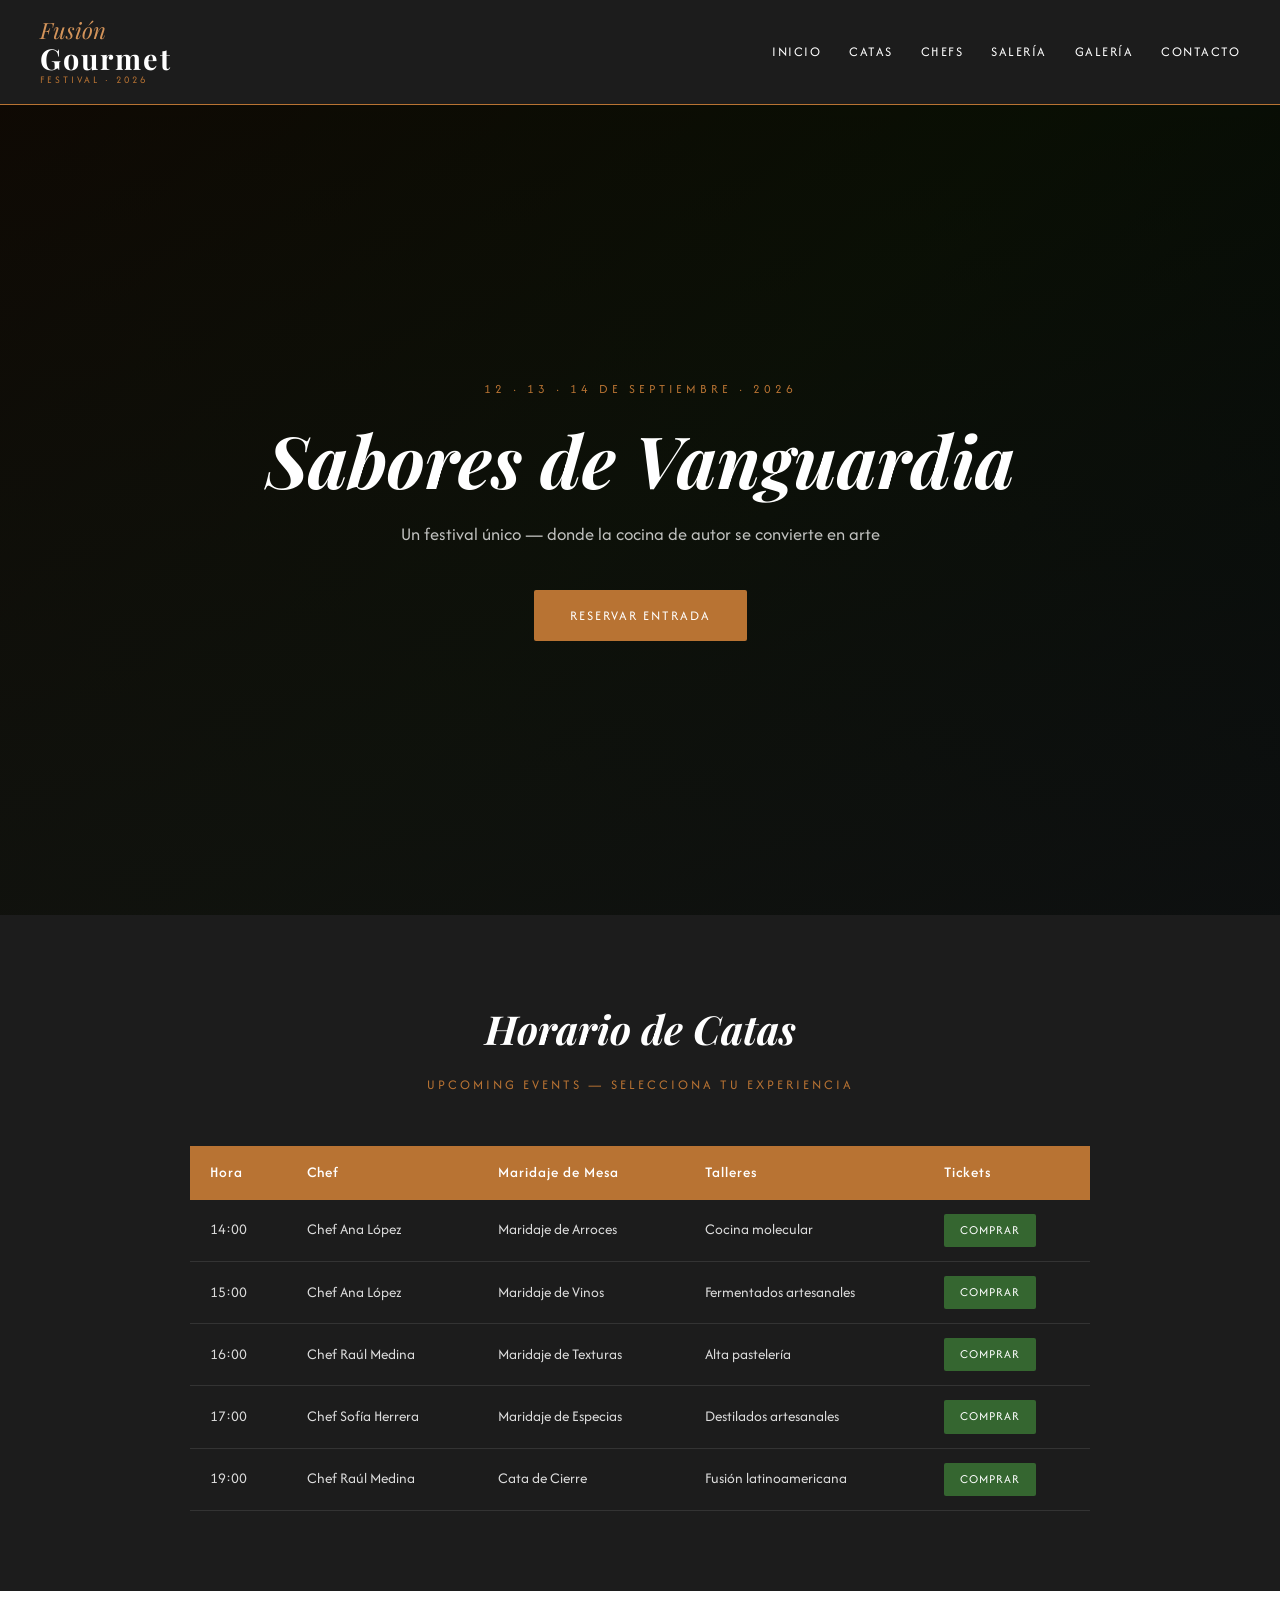
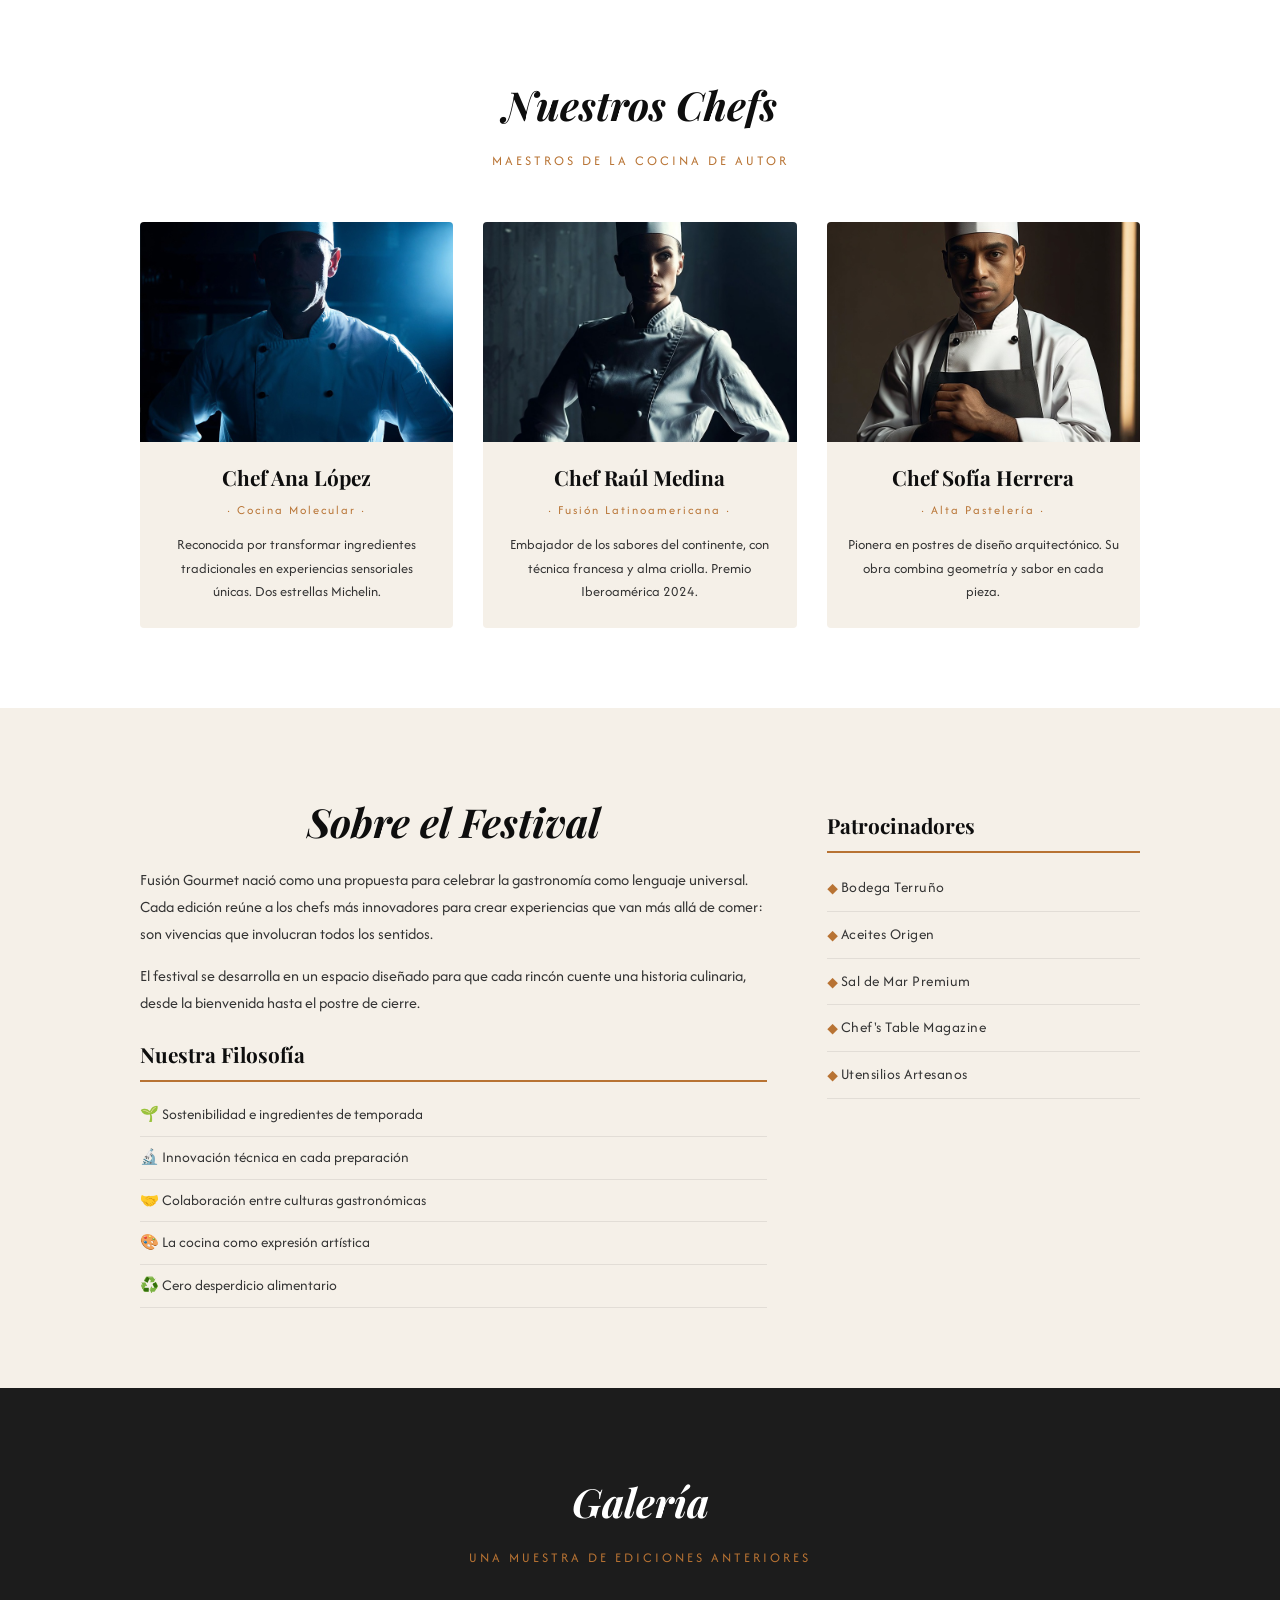
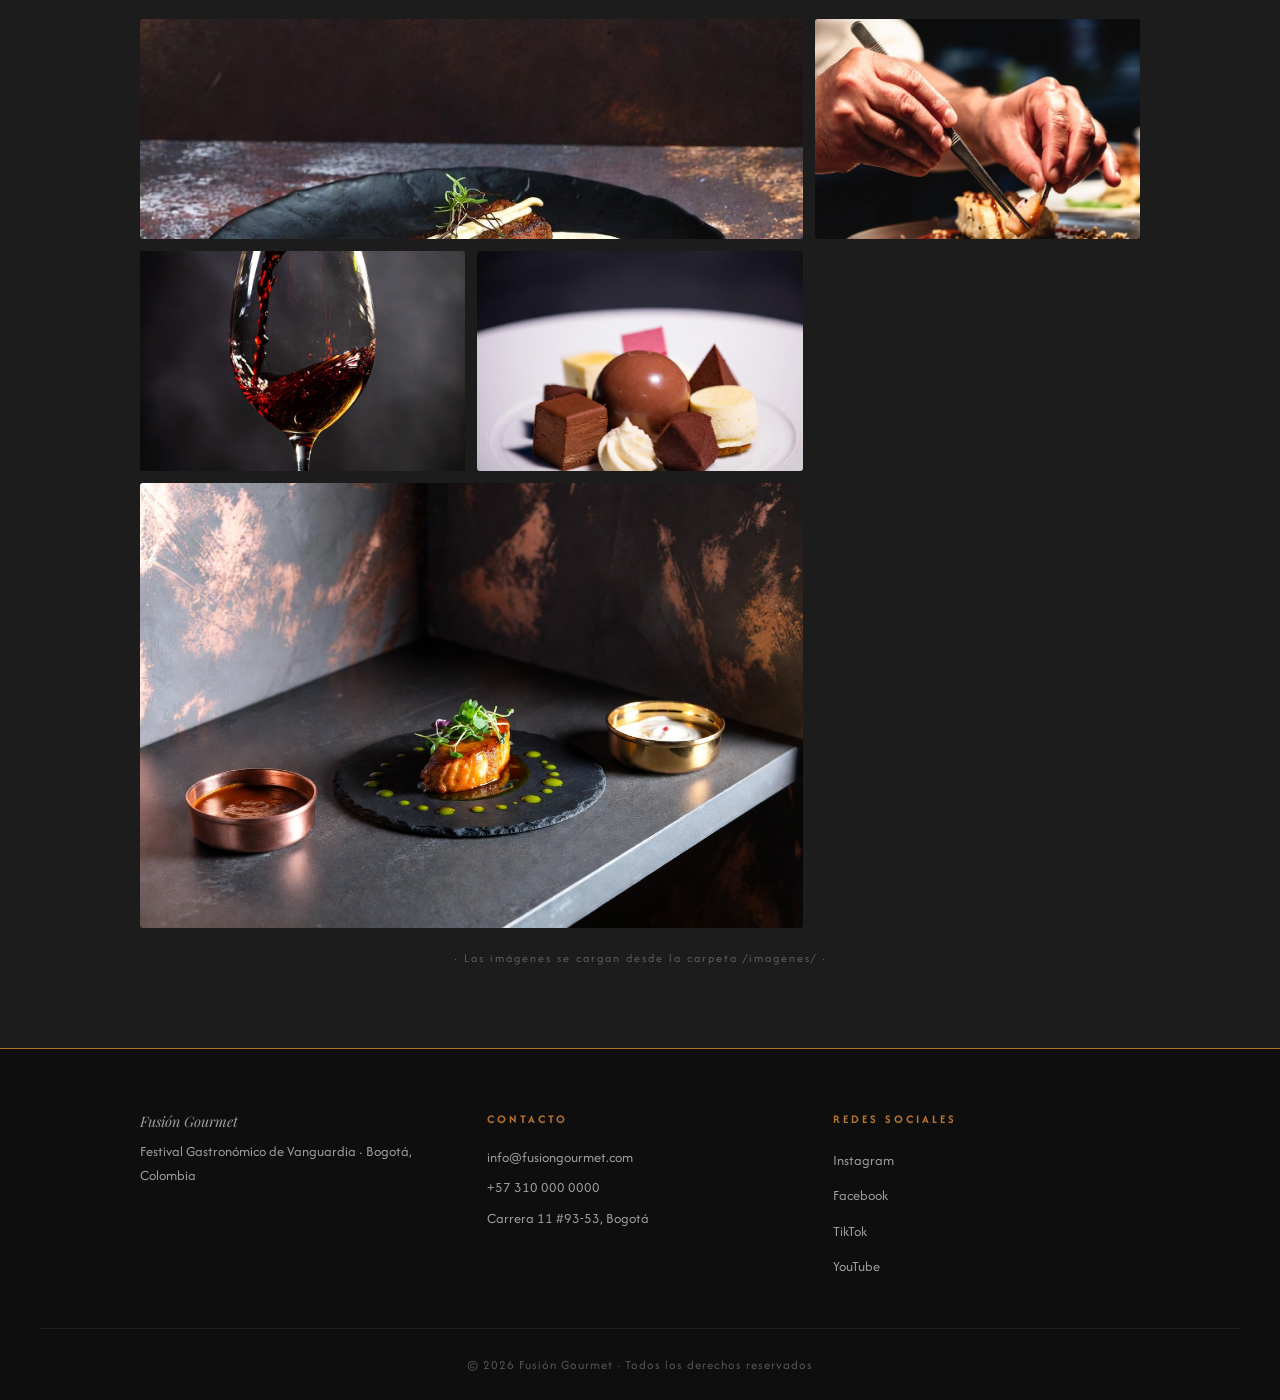
<file: index.html>
<!DOCTYPE html>
<html lang="es">
<head>
  <meta charset="UTF-8">
  <meta name="viewport" content="width=device-width, initial-scale=1.0">
  <title>Fusión Gourmet | Festival Gastronómico de Vanguardia</title>

  <!-- Fuente elegante desde Google Fonts: Playfair Display (títulos) + Afacad (cuerpo) -->
  <link href="https://fonts.googleapis.com/css2?family=Playfair+Display:ital,wght@0,400;0,700;1,400&family=Afacad:wght@300;400;500&display=swap" rel="stylesheet">

  <link rel="stylesheet" href="styles.css">
</head>

<body>

  <!-- ||||||||||||||||||||||||||||||||||||||||||||||
       HEADER: Logo del festival + menú de navegación
       Semántica: <header> + <nav>
       |||||||||||||||||||||||||||||||||||||||||||||| -->
  <header class="encabezado">

    <!-- Logo / nombre del festival -->
    <div class="logo">
      <span class="logo-fusion">Fusión</span>
      <span class="logo-gourmet">Gourmet</span>
      <span class="logo-sub">FESTIVAL · 2026</span>
    </div>

    <!-- Menú de navegación desktop -->
    <nav class="menu">
      <a href="#inicio">Inicio</a>
      <a href="#horarios">Catas</a>
      <a href="#chefs">Chefs</a>
      <a href="#sobre">Salería</a>
      <a href="#multimedia">Galería</a>
      <a href="#contacto">Contacto</a>
    </nav>

    <!-- Ícono hamburguesa para móvil (solo CSS, sin JS) -->
    <label class="hamburguesa" for="menu-toggle">
      <span></span>
      <span></span>
      <span></span>
    </label>
    <input type="checkbox" id="menu-toggle" class="menu-toggle-checkbox">

    <!-- Menú móvil: se muestra cuando el checkbox está activo -->
    <nav class="menu-movil">
      <a href="#inicio">Inicio</a>
      <a href="#horarios">Catas</a>
      <a href="#chefs">Chefs</a>
      <a href="#sobre">Salería</a>
      <a href="#multimedia">Galería</a>
      <a href="#contacto">Contacto</a>
    </nav>

  </header>

  <!-- |||||||||||||||||||||||||||||||||||||||||||||||||
       MAIN: Contenedor principal de todas las secciones
       ||||||||||||||||||||||||||||||||||||||||||||||||| -->
  <main>

    <!-- ----------------------------------------------------------
         SECCIÓN PRINCIPAL (Hero): Impacto visual + llamado a acción
         ---------------------------------------------------------- -->
    <section id="inicio" class="hero">
      <div class="hero-contenido">
        <p class="hero-etiqueta">12 · 13 · 14 de Septiembre · 2026</p>
        <h1 class="hero-titulo">Sabores de Vanguardia</h1>
        <p class="hero-subtitulo">Un festival único — donde la cocina de autor se convierte en arte</p>
        <a href="#horarios" class="boton">Reservar Entrada</a>
      </div>
    </section>


    <!-- |||||||||||||||||||||||||||||||||||||||||||||||||||||||||
         SECCIÓN DE HORARIOS: Tabla de catas y chefs (PUNTO EXTRA)
         ||||||||||||||||||||||||||||||||||||||||||||||||||||||||| -->
    <section id="horarios" class="seccion fondo-oscuro">
      <h2 class="titulo-seccion claro">Horario de Catas</h2>
      <p class="subtitulo-seccion claro">Upcoming Events — Selecciona tu experiencia</p>

      <!-- Tabla HTML estructurada con thead, tbody, tr, th, td -->
      <div class="tabla-contenedor">
        <table class="tabla-horarios">
          <thead>
            <tr>
              <th>Hora</th>
              <th>Chef</th>
              <th>Maridaje de Mesa</th>
              <th>Talleres</th>
              <th>Tickets</th>
            </tr>
          </thead>
          <tbody>
            <tr>
              <td>14:00</td>
              <td>Chef Ana López</td>
              <td>Maridaje de Arroces</td>
              <td>Cocina molecular</td>
              <td><a href="#contacto" class="boton-tabla">Comprar</a></td>
            </tr>
            <tr>
              <td>15:00</td>
              <td>Chef Ana López</td>
              <td>Maridaje de Vinos</td>
              <td>Fermentados artesanales</td>
              <td><a href="#contacto" class="boton-tabla">Comprar</a></td>
            </tr>
            <tr>
              <td>16:00</td>
              <td>Chef Raúl Medina</td>
              <td>Maridaje de Texturas</td>
              <td>Alta pastelería</td>
              <td><a href="#contacto" class="boton-tabla">Comprar</a></td>
            </tr>
            <tr>
              <td>17:00</td>
              <td>Chef Sofía Herrera</td>
              <td>Maridaje de Especias</td>
              <td>Destilados artesanales</td>
              <td><a href="#contacto" class="boton-tabla">Comprar</a></td>
            </tr>
            <tr>
              <td>19:00</td>
              <td>Chef Raúl Medina</td>
              <td>Cata de Cierre</td>
              <td>Fusión latinoamericana</td>
              <td><a href="#contacto" class="boton-tabla">Comprar</a></td>
            </tr>
          </tbody>
        </table>
      </div>
    </section>


    <!-- ||||||||||||||||||||||||||||||||||||||||||||||||||||||||
         SECCIÓN NUESTROS CHEFS (PUNTO EXTRA - sección adicional)
         Usa CSS Grid para las tarjetas
         |||||||||||||||||||||||||||||||||||||||||||||||||||||||| -->
    <section id="chefs" class="seccion">
      <h2 class="titulo-seccion">Nuestros Chefs</h2>
      <p class="subtitulo-seccion">Maestros de la cocina de autor</p>

      <!-- Grid de tarjetas de chefs -->
      <div class="grid-chefs">

        <article class="tarjeta-chef">
          <div class="foto-chef foto-chef-1"></div>
          <h3 class="nombre-chef">Chef Ana López</h3>
          <p class="especialidad">· Cocina Molecular ·</p>
          <p class="bio-chef">Reconocida por transformar ingredientes tradicionales en experiencias sensoriales únicas. Dos estrellas Michelin.</p>
        </article>

        <article class="tarjeta-chef">
          <div class="foto-chef foto-chef-2"></div>
          <h3 class="nombre-chef">Chef Raúl Medina</h3>
          <p class="especialidad">· Fusión Latinoamericana ·</p>
          <p class="bio-chef">Embajador de los sabores del continente, con técnica francesa y alma criolla. Premio Iberoamérica 2024.</p>
        </article>

        <article class="tarjeta-chef">
          <div class="foto-chef foto-chef-3"></div>
          <h3 class="nombre-chef">Chef Sofía Herrera</h3>
          <p class="especialidad">· Alta Pastelería ·</p>
          <p class="bio-chef">Pionera en postres de diseño arquitectónico. Su obra combina geometría y sabor en cada pieza.</p>
        </article>

      </div>
    </section>


    <!-- ||||||||||||||||||||||||||||||||||||||||||||||||||||||||
         SECCIÓN SOBRE EL FESTIVAL: Concepto + lista de filosofía
         |||||||||||||||||||||||||||||||||||||||||||||||||||||||| -->
    <section id="sobre" class="seccion fondo-crema">
      <div class="sobre-contenido">

        <!-- Texto de descripción -->
        <div class="sobre-texto">
          <h2 class="titulo-seccion">Sobre el Festival</h2>
          <p>Fusión Gourmet nació como una propuesta para celebrar la gastronomía como
             lenguaje universal. Cada edición reúne a los chefs más innovadores para crear
             experiencias que van más allá de comer: son vivencias que involucran todos los sentidos.</p>
          <p>El festival se desarrolla en un espacio diseñado para que cada rincón cuente una
             historia culinaria, desde la bienvenida hasta el postre de cierre.</p>

          <!-- Lista de valores/filosofía del festival (REQUISITO OBLIGATORIO) -->
          <h3 class="subtitulo-lista">Nuestra Filosofía</h3>
          <ul class="lista-filosofia">
            <li>🌱 Sostenibilidad e ingredientes de temporada</li>
            <li>🔬 Innovación técnica en cada preparación</li>
            <li>🤝 Colaboración entre culturas gastronómicas</li>
            <li>🎨 La cocina como expresión artística</li>
            <li>♻️ Cero desperdicio alimentario</li>
          </ul>
        </div>

        <!-- Lista de patrocinadores (REQUISITO OBLIGATORIO - segunda lista) -->
        <div class="sobre-patrocinadores">
          <h3 class="subtitulo-lista">Patrocinadores</h3>
          <ul class="lista-patrocinadores">
            <li>Bodega Terruño</li>
            <li>Aceites Origen</li>
            <li>Sal de Mar Premium</li>
            <li>Chef's Table Magazine</li>
            <li>Utensilios Artesanos</li>
          </ul>
        </div>

      </div>
    </section>


    <!-- ||||||||||||||||||||||||||||||||||||||||
         SECCIÓN MULTIMEDIA: Galería de imágenes
         Usa CSS Grid para el mosaico
         ||||||||||||||||||||||||||||||||||||||||||| -->
    <section id="multimedia" class="seccion fondo-oscuro">
      <h2 class="titulo-seccion claro">Galería</h2>
      <p class="subtitulo-seccion claro">Una muestra de ediciones anteriores</p>

      <!-- Mosaico de imágenes con CSS Grid -->
      <div class="galeria">
        <img src="fotos/Foto G1.jpg" alt="Galería 1" class="foto-galeria grande">
        <img src="fotos/Foto G2.jpg" alt="Galería 2" class="foto-galeria">
        <img src="fotos/Foto G3.jpg" alt="Galería 3" class="foto-galeria">
        <img src="fotos/Foto G4.jpg" alt="Galería 4" class="foto-galeria">
        <img src="fotos/Foto-1.jpg" alt="Galería 5" class="foto-galeria grande">
      </div>

      <!-- Nota para el evaluador: reemplazar los divs por <img src="imagenes/..."> -->
      <p class="nota-galeria">· Las imágenes se cargan desde la carpeta /imagenes/ ·</p>
    </section>

  </main><!-- fin de main -->


  <!-- |||||||||||||||||||||||||||||||||||||||||||
       FOOTER: Contacto, redes sociales y créditos
       ||||||||||||||||||||||||||||||||||||||||||| -->
  <footer id="contacto" class="pie">

    <div class="pie-contenido">

      <!-- Columna 1: Logo en el footer -->
      <div class="pie-columna">
        <p class="pie-logo">Fusión Gourmet</p>
        <p class="pie-desc">Festival Gastronómico de Vanguardia · Bogotá, Colombia</p>
      </div>

      <!-- Columna 2: Contacto -->
      <div class="pie-columna">
        <h4 class="pie-titulo">Contacto</h4>
        <p>info@fusiongourmet.com</p>
        <p>+57 310 000 0000</p>
        <p>Carrera 11 #93-53, Bogotá</p>
      </div>

      <!-- Columna 3: Redes sociales (lista con enlaces) (REQUISITO OBLIGATORIO) -->
      <div class="pie-columna">
        <h4 class="pie-titulo">Redes Sociales</h4>
        <ul class="lista-redes">
          <li><a href="#">Instagram</a></li>
          <li><a href="#">Facebook</a></li>
          <li><a href="#">TikTok</a></li>
          <li><a href="#">YouTube</a></li>
        </ul>
      </div>

    </div>

    <!-- Línea de derechos -->
    <div class="pie-copy">
      <p>© 2026 Fusión Gourmet · Todos los derechos reservados</p>
    </div>

  </footer>

</body>
</html>
</file>
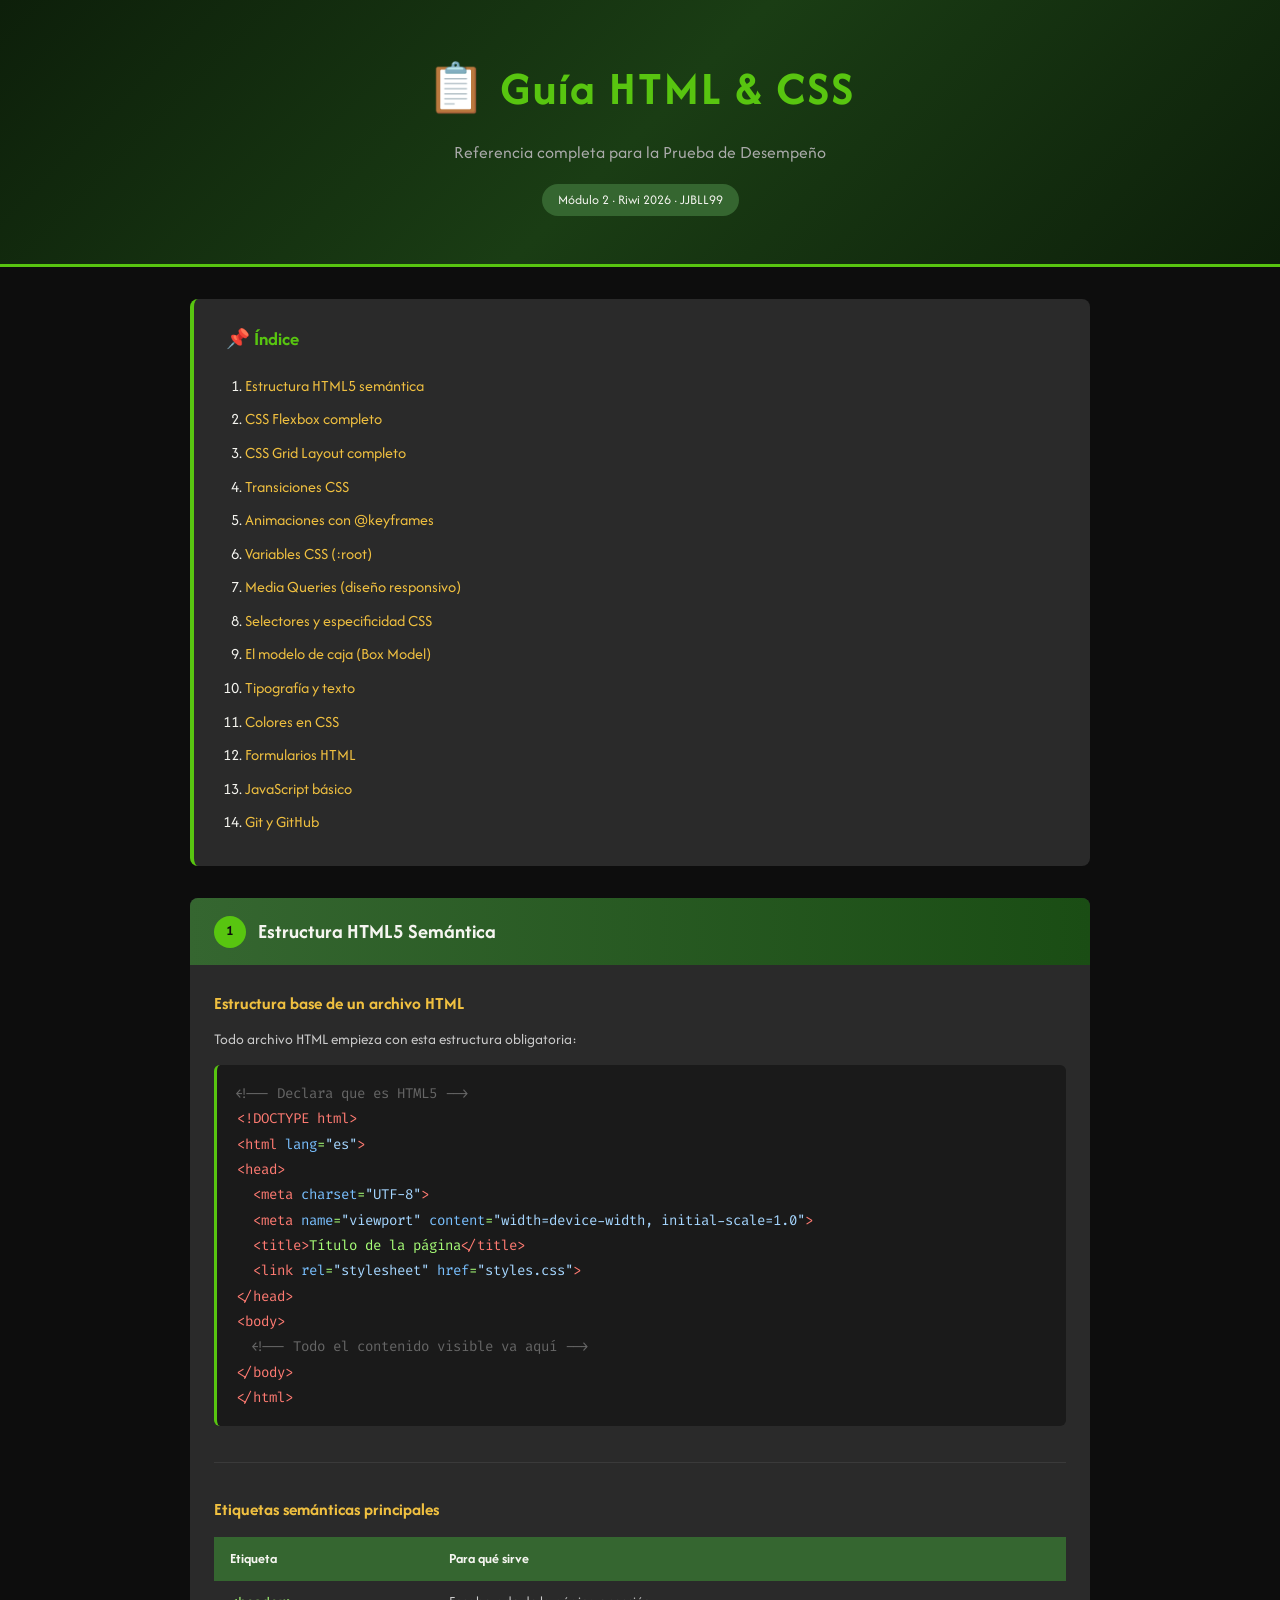
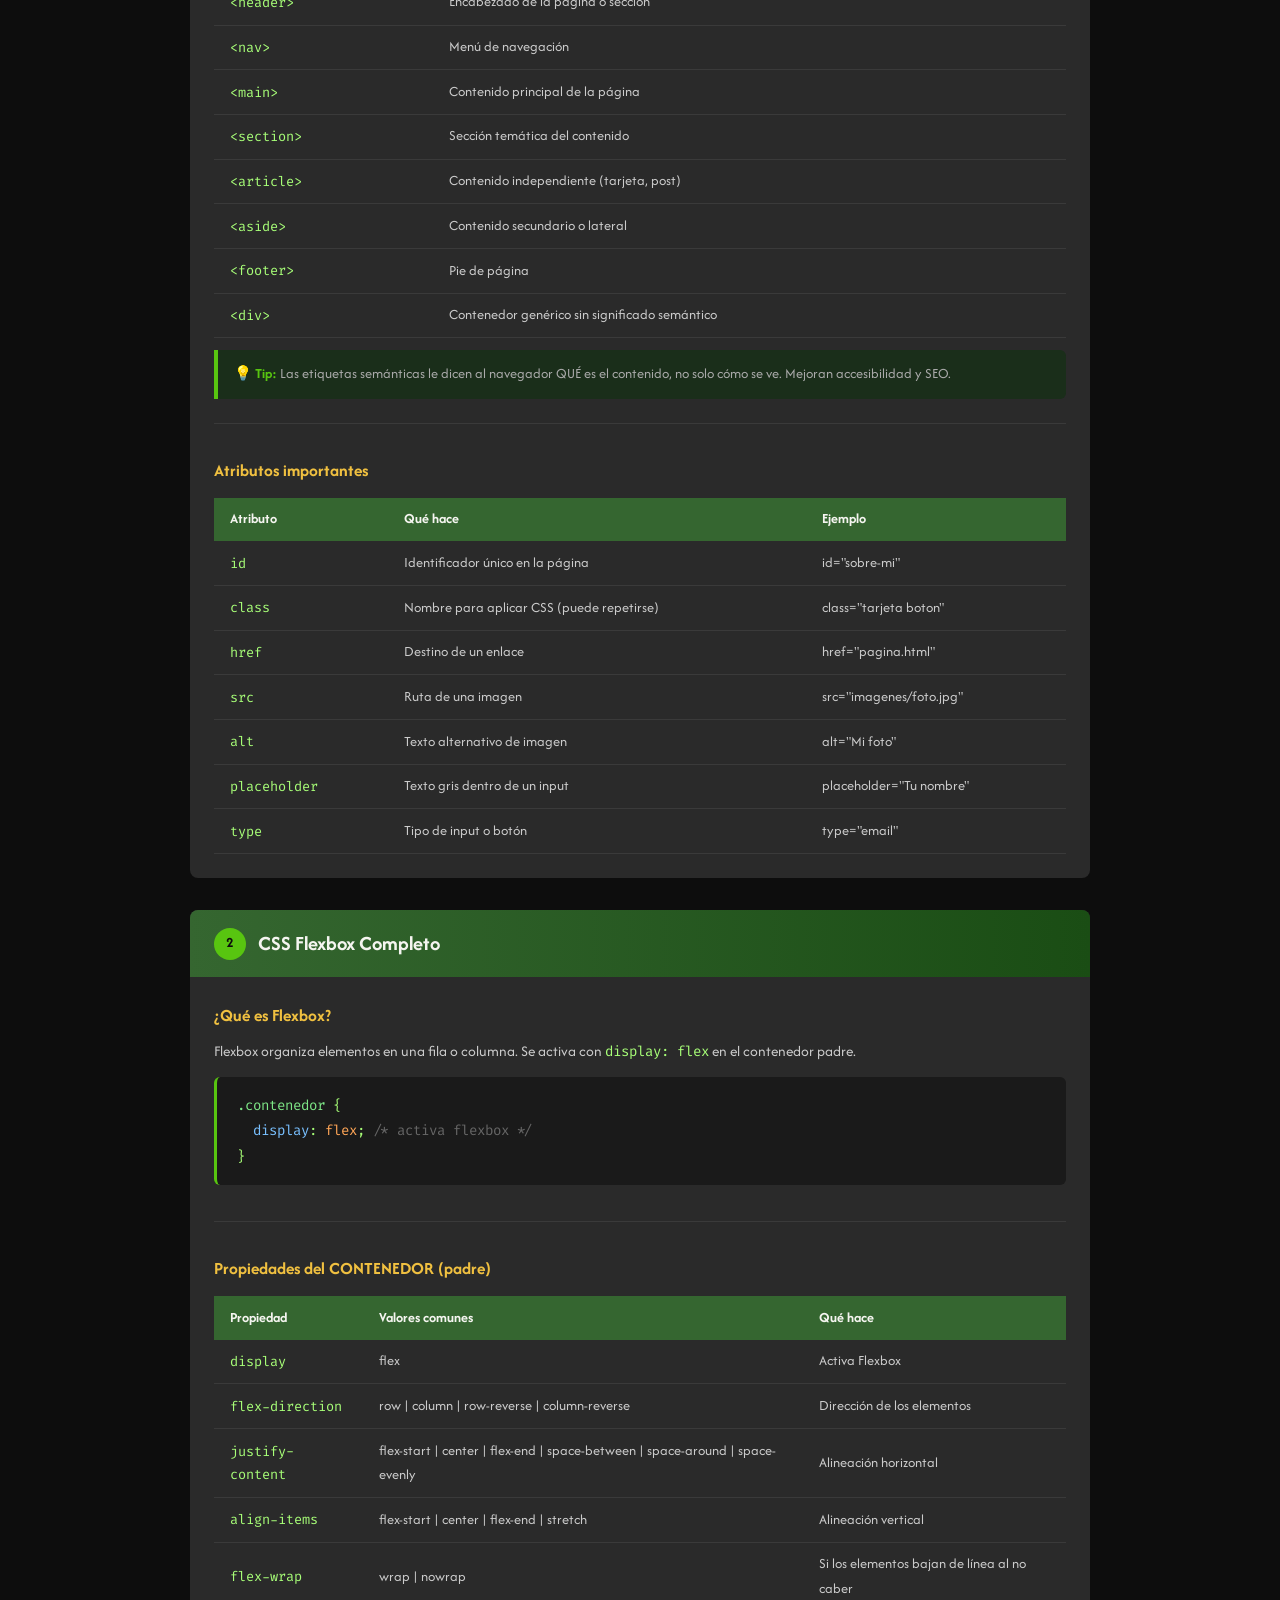
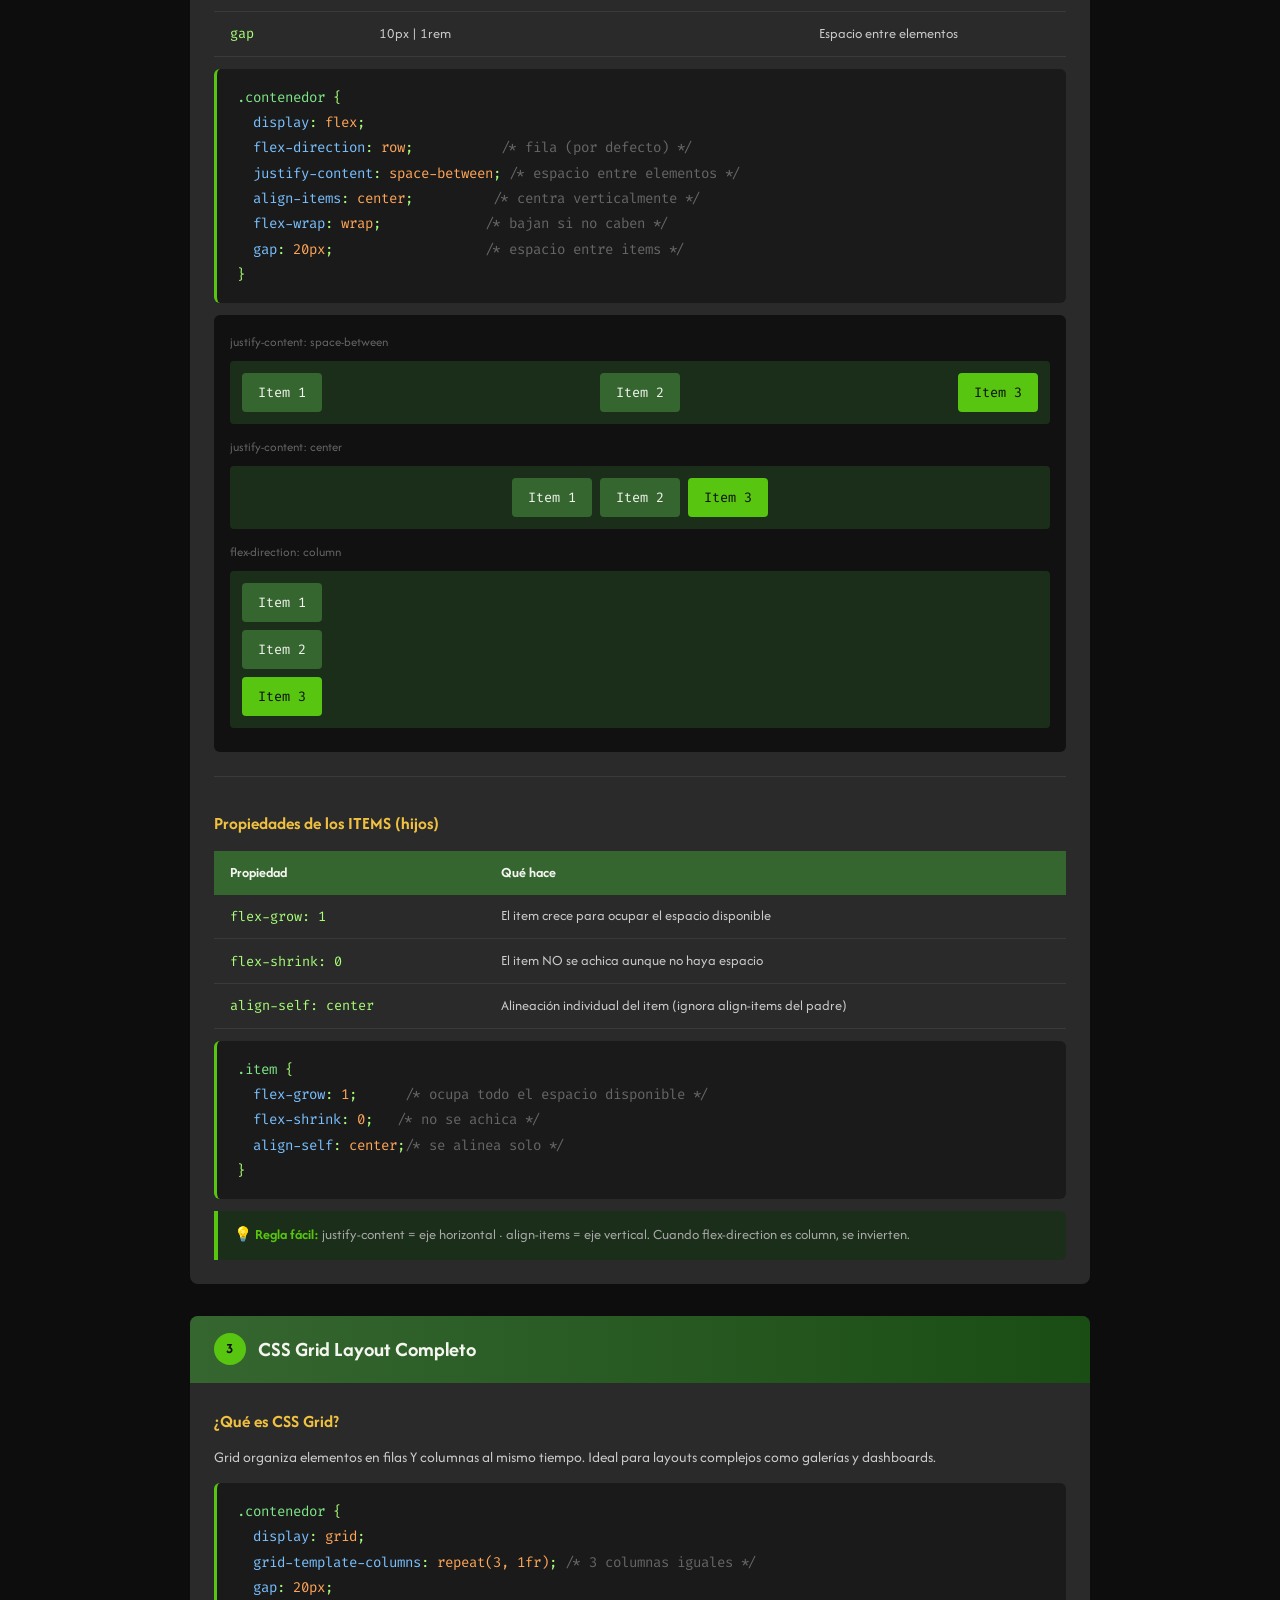
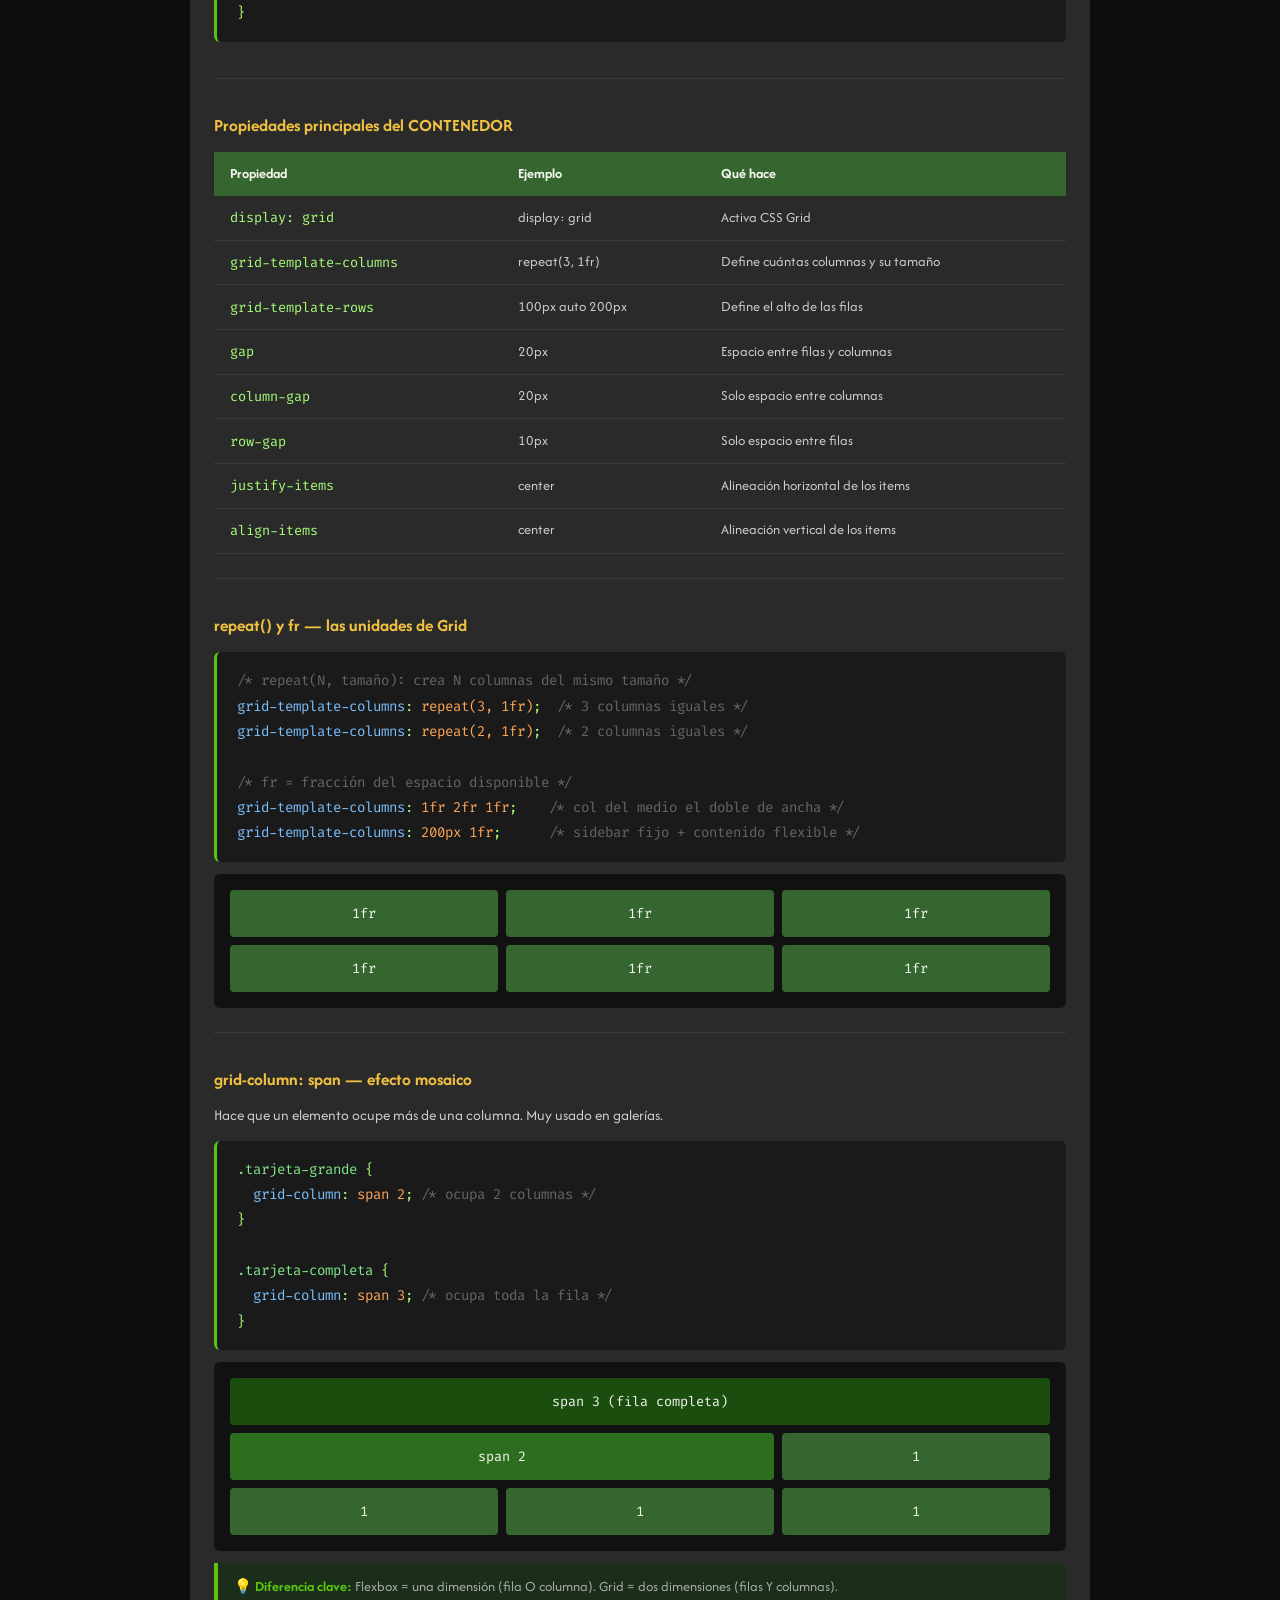
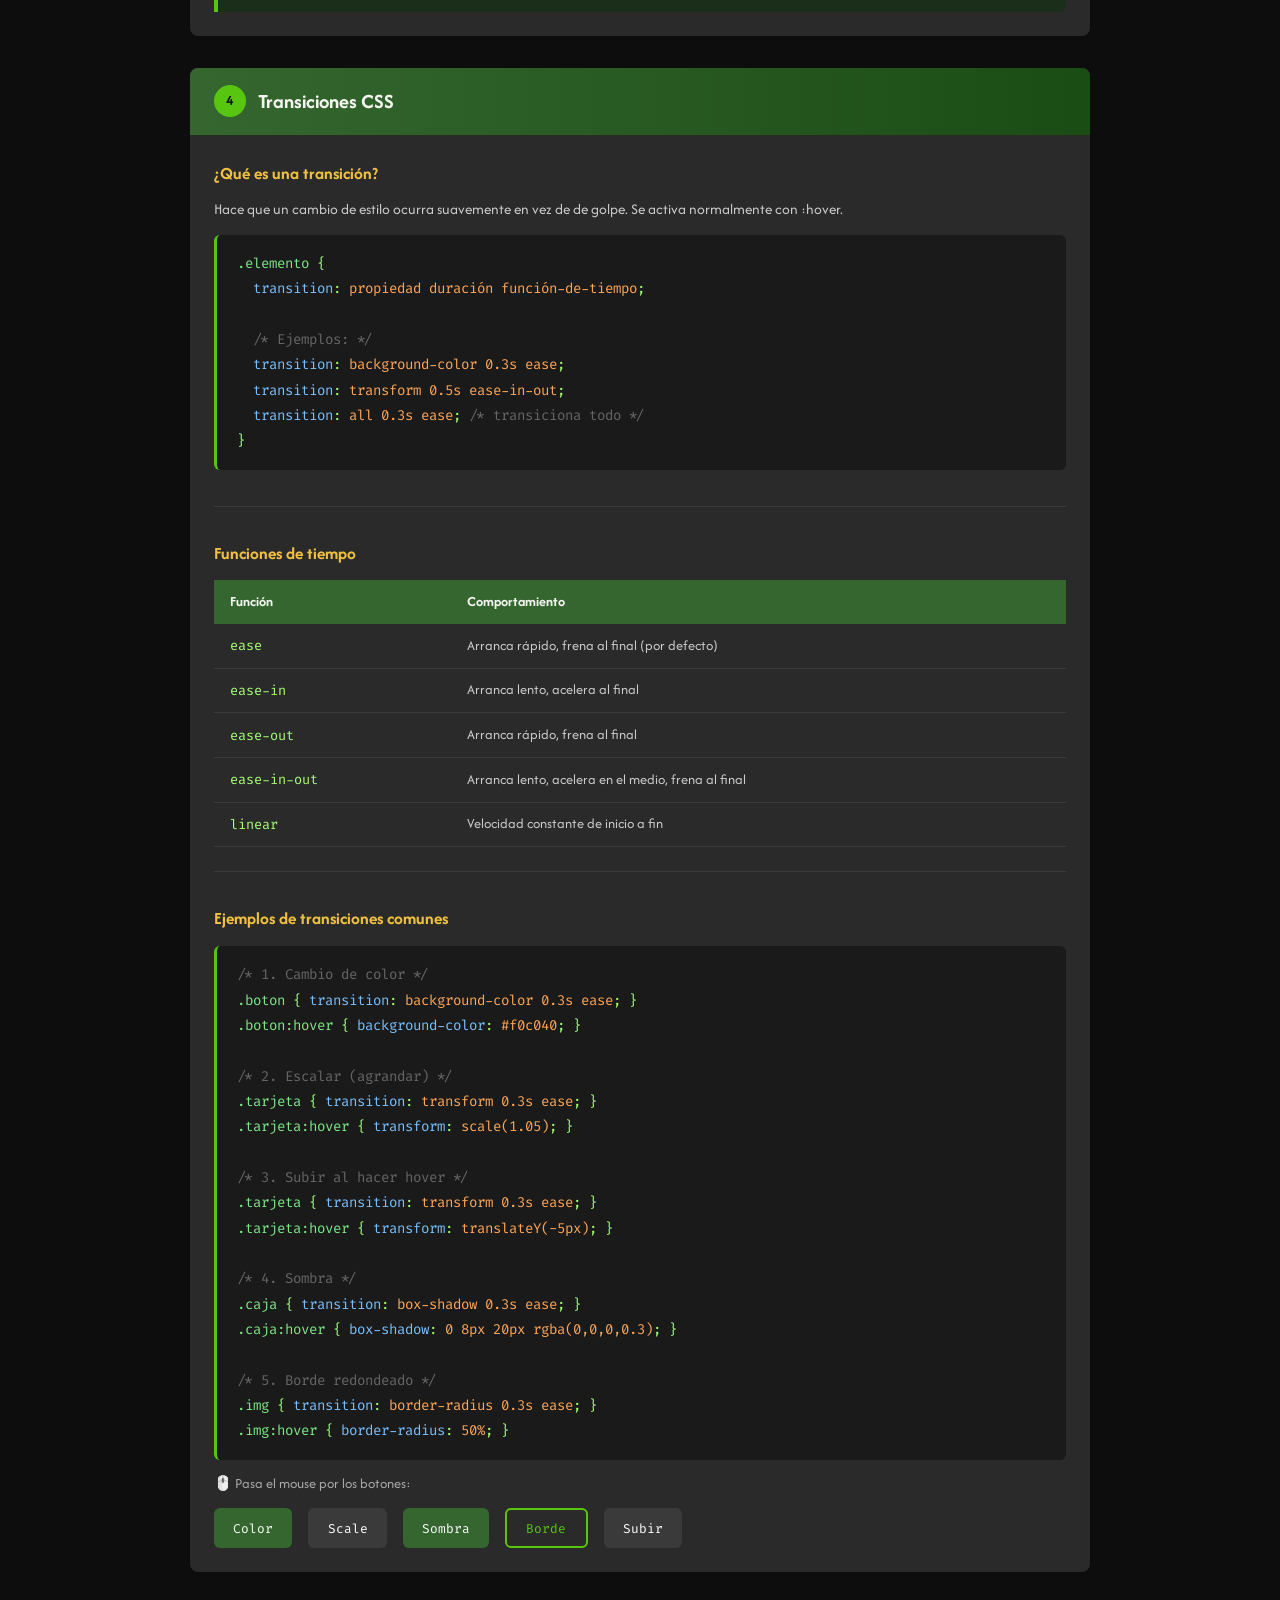
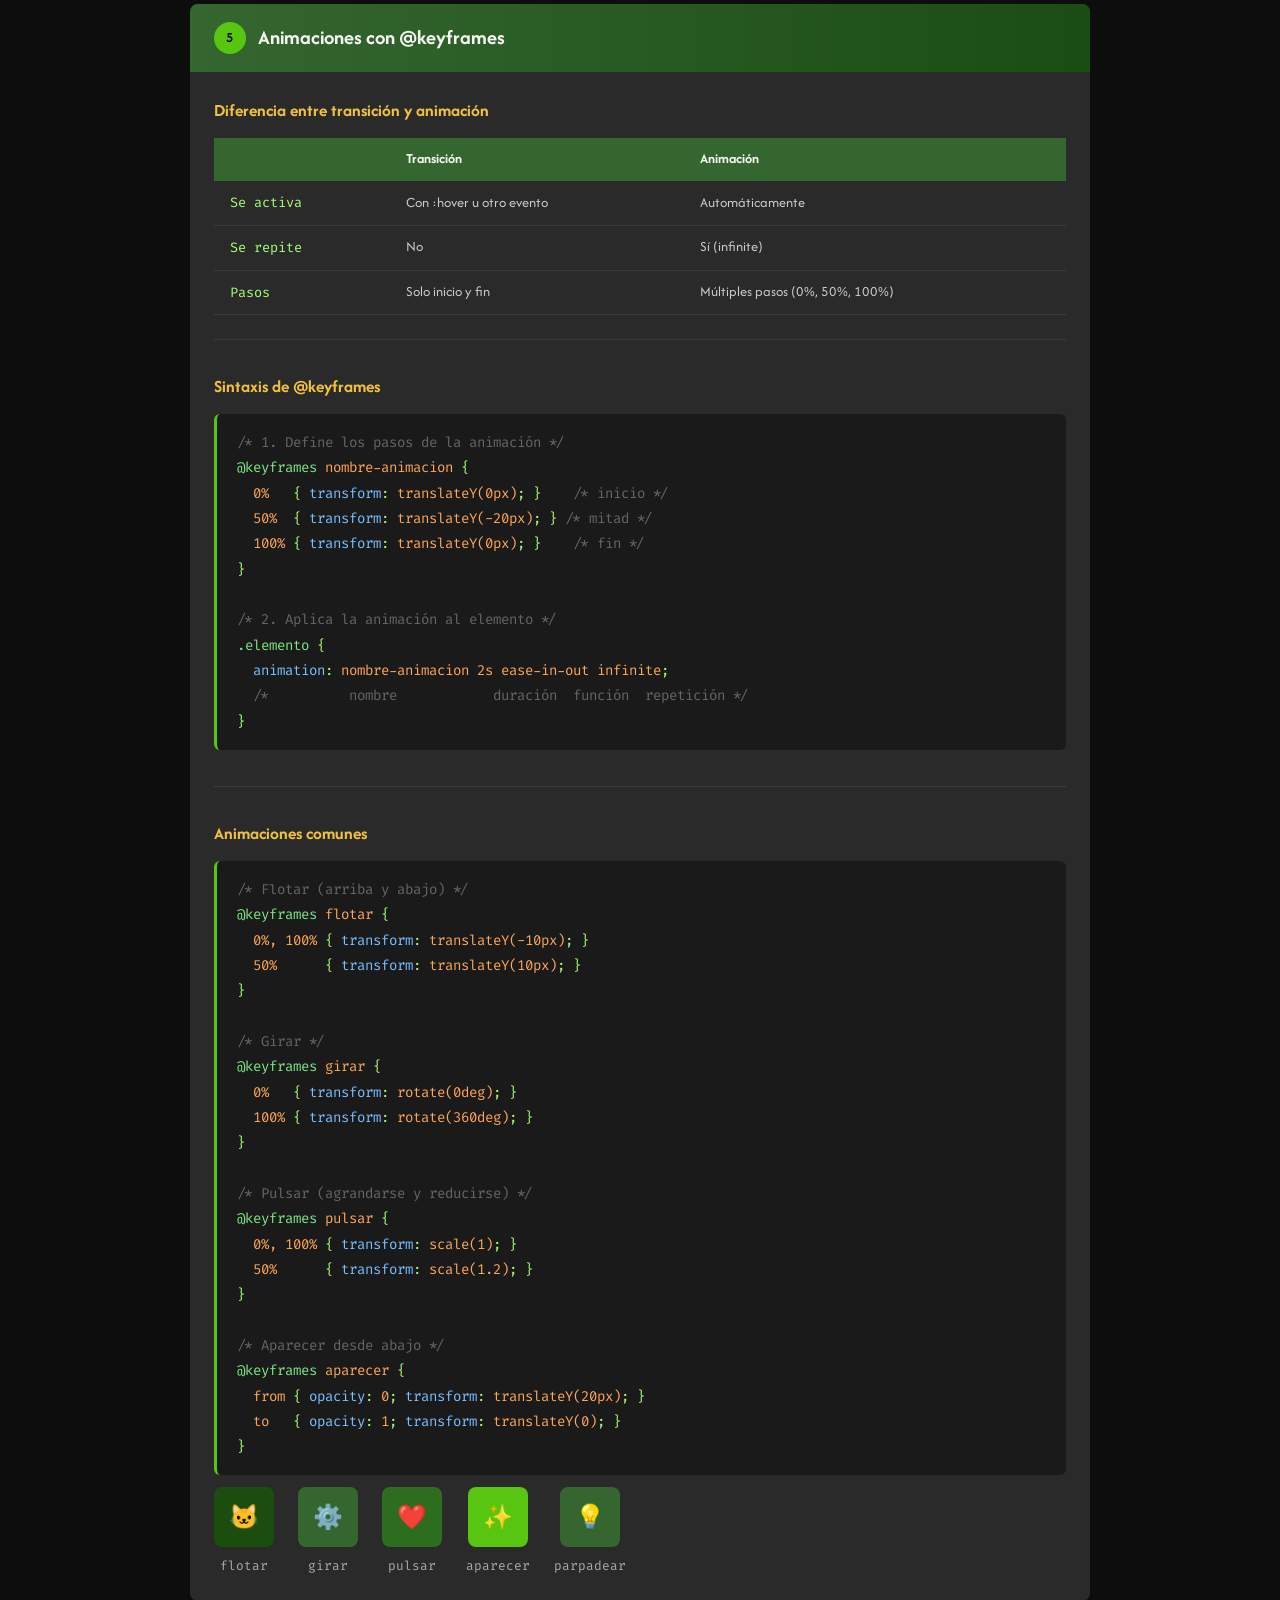
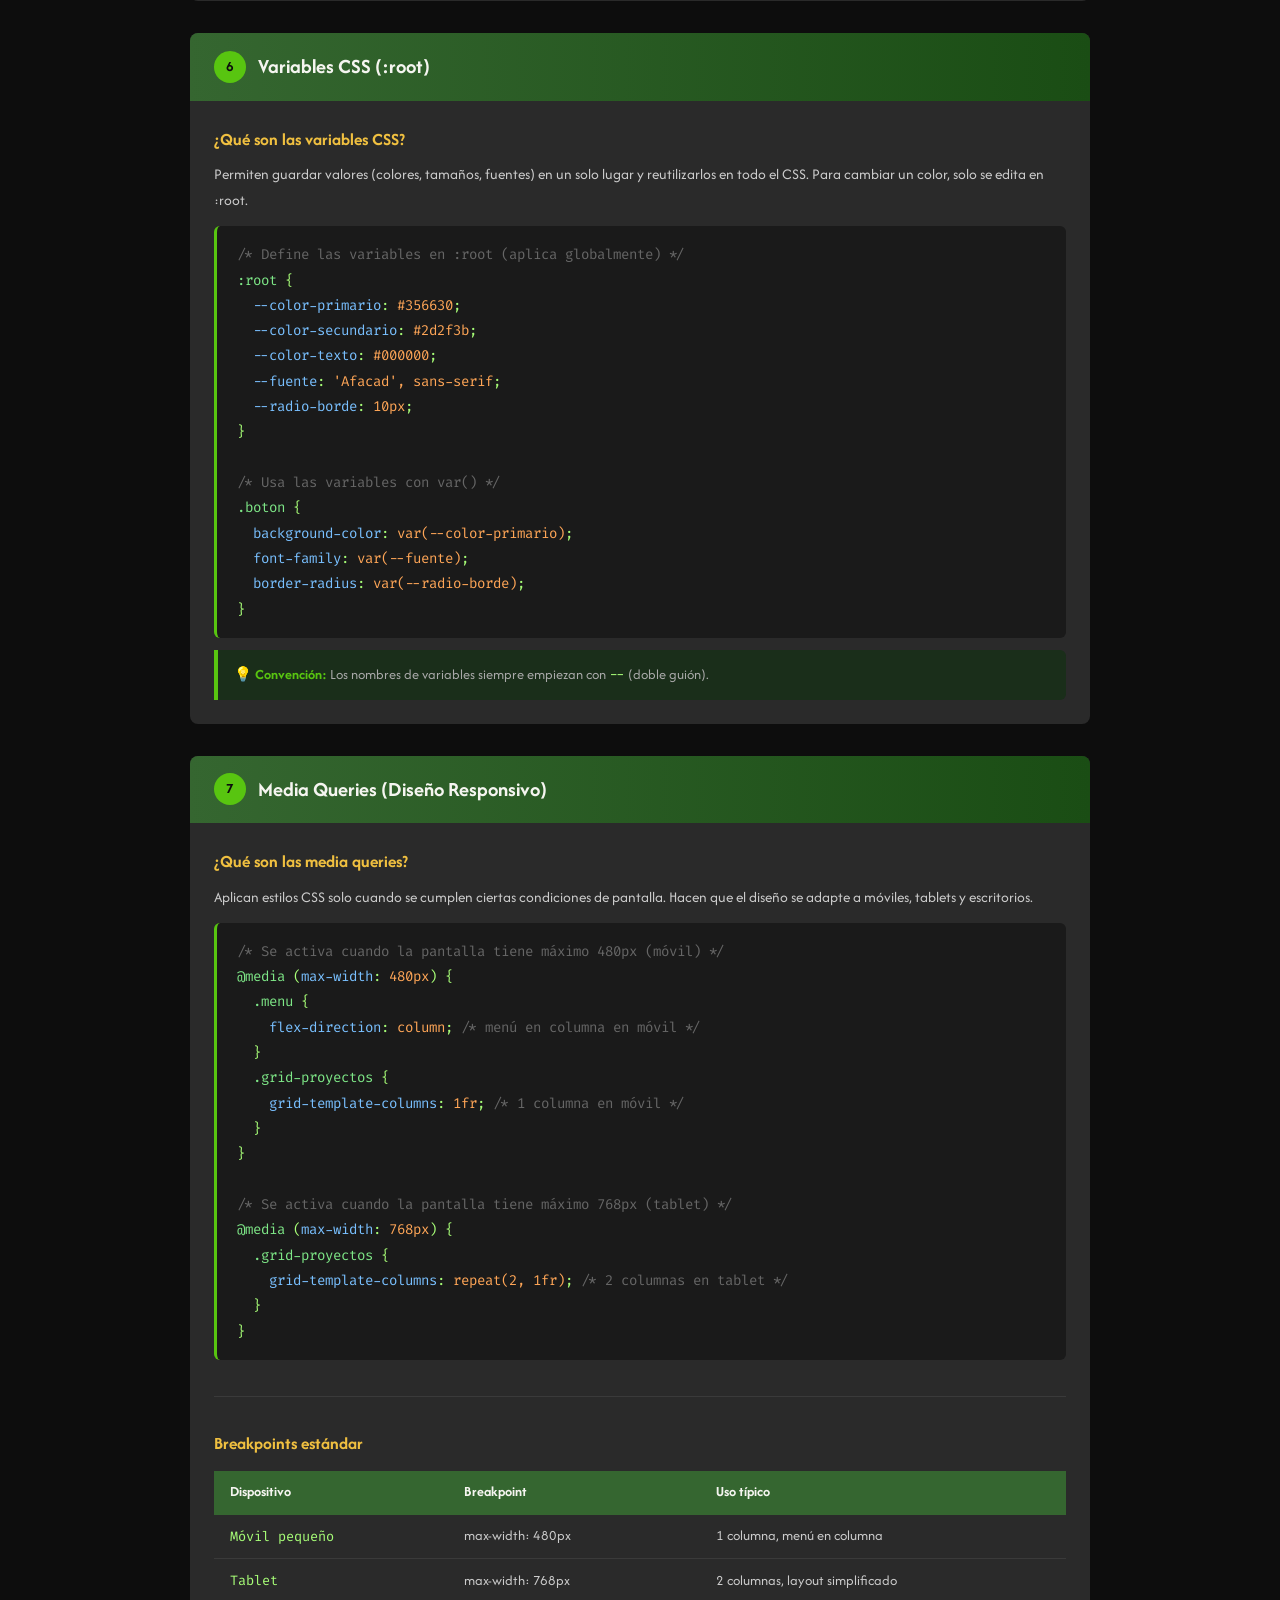
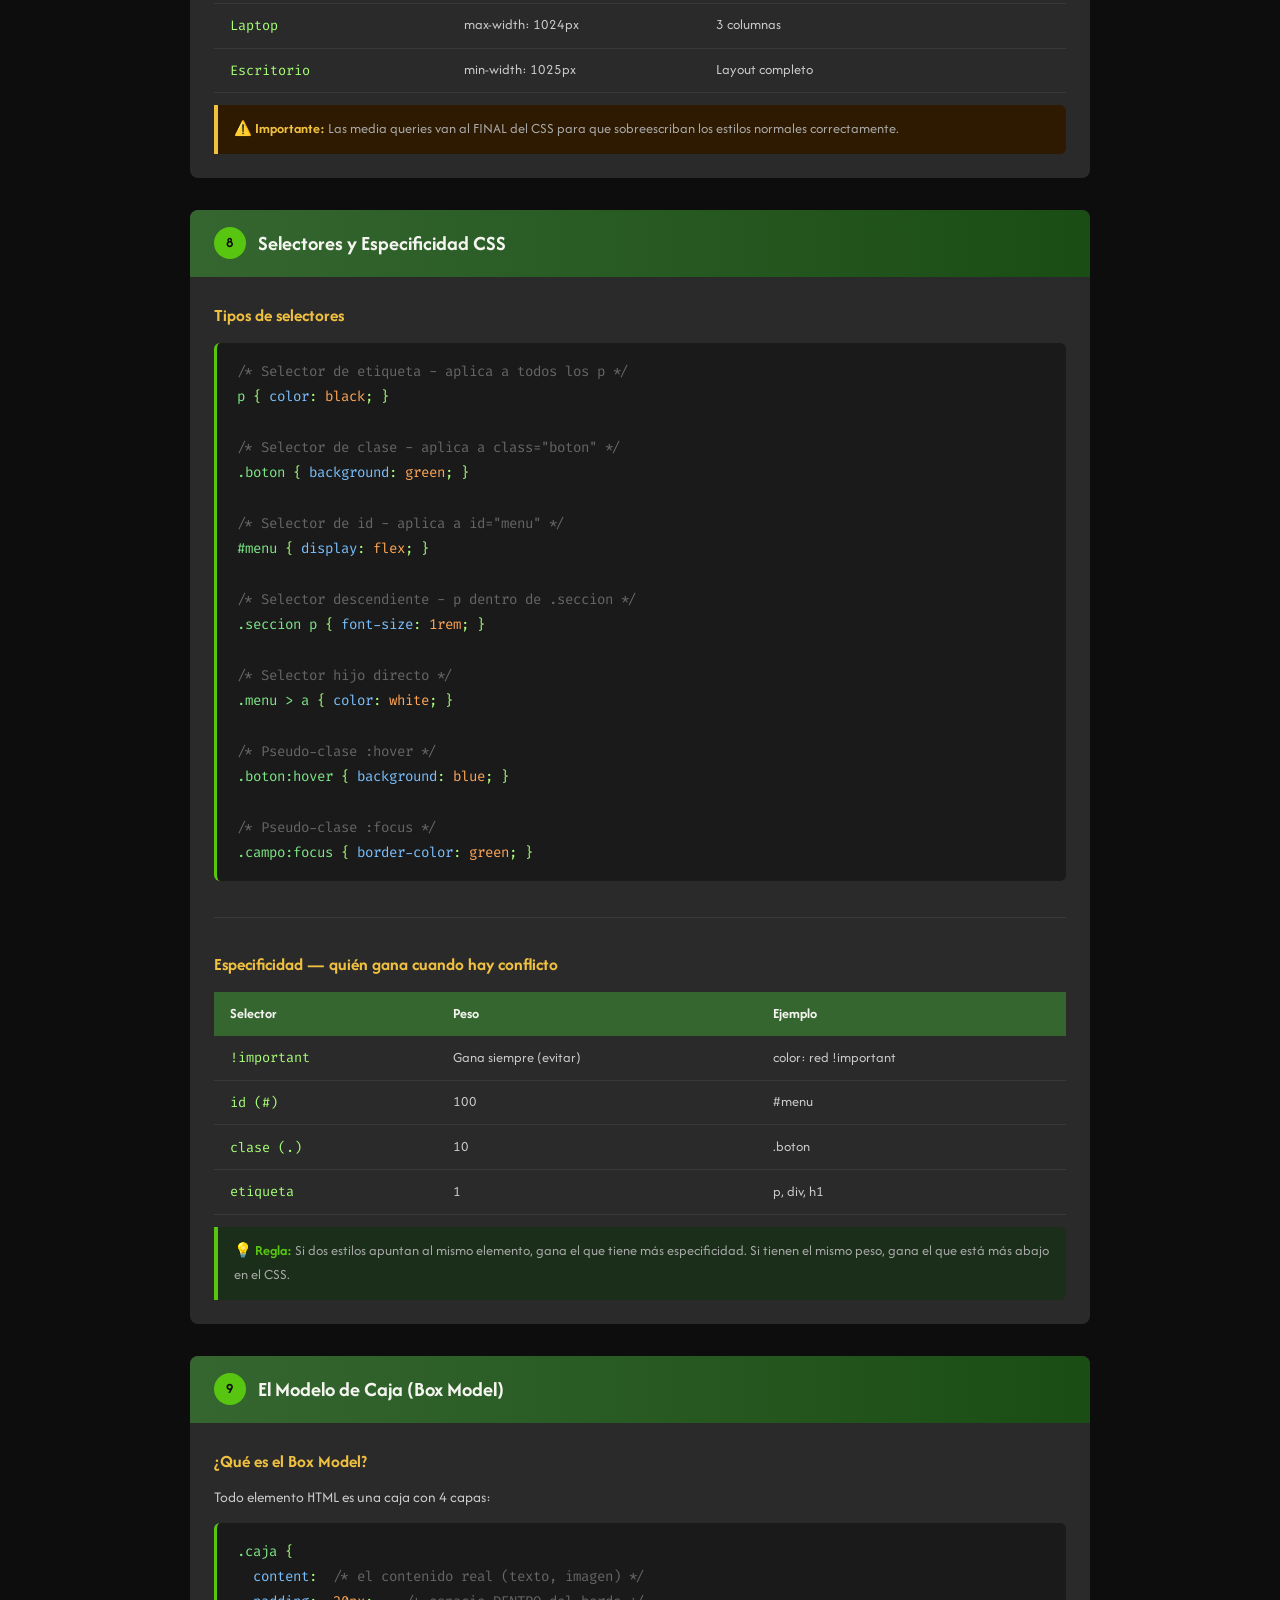
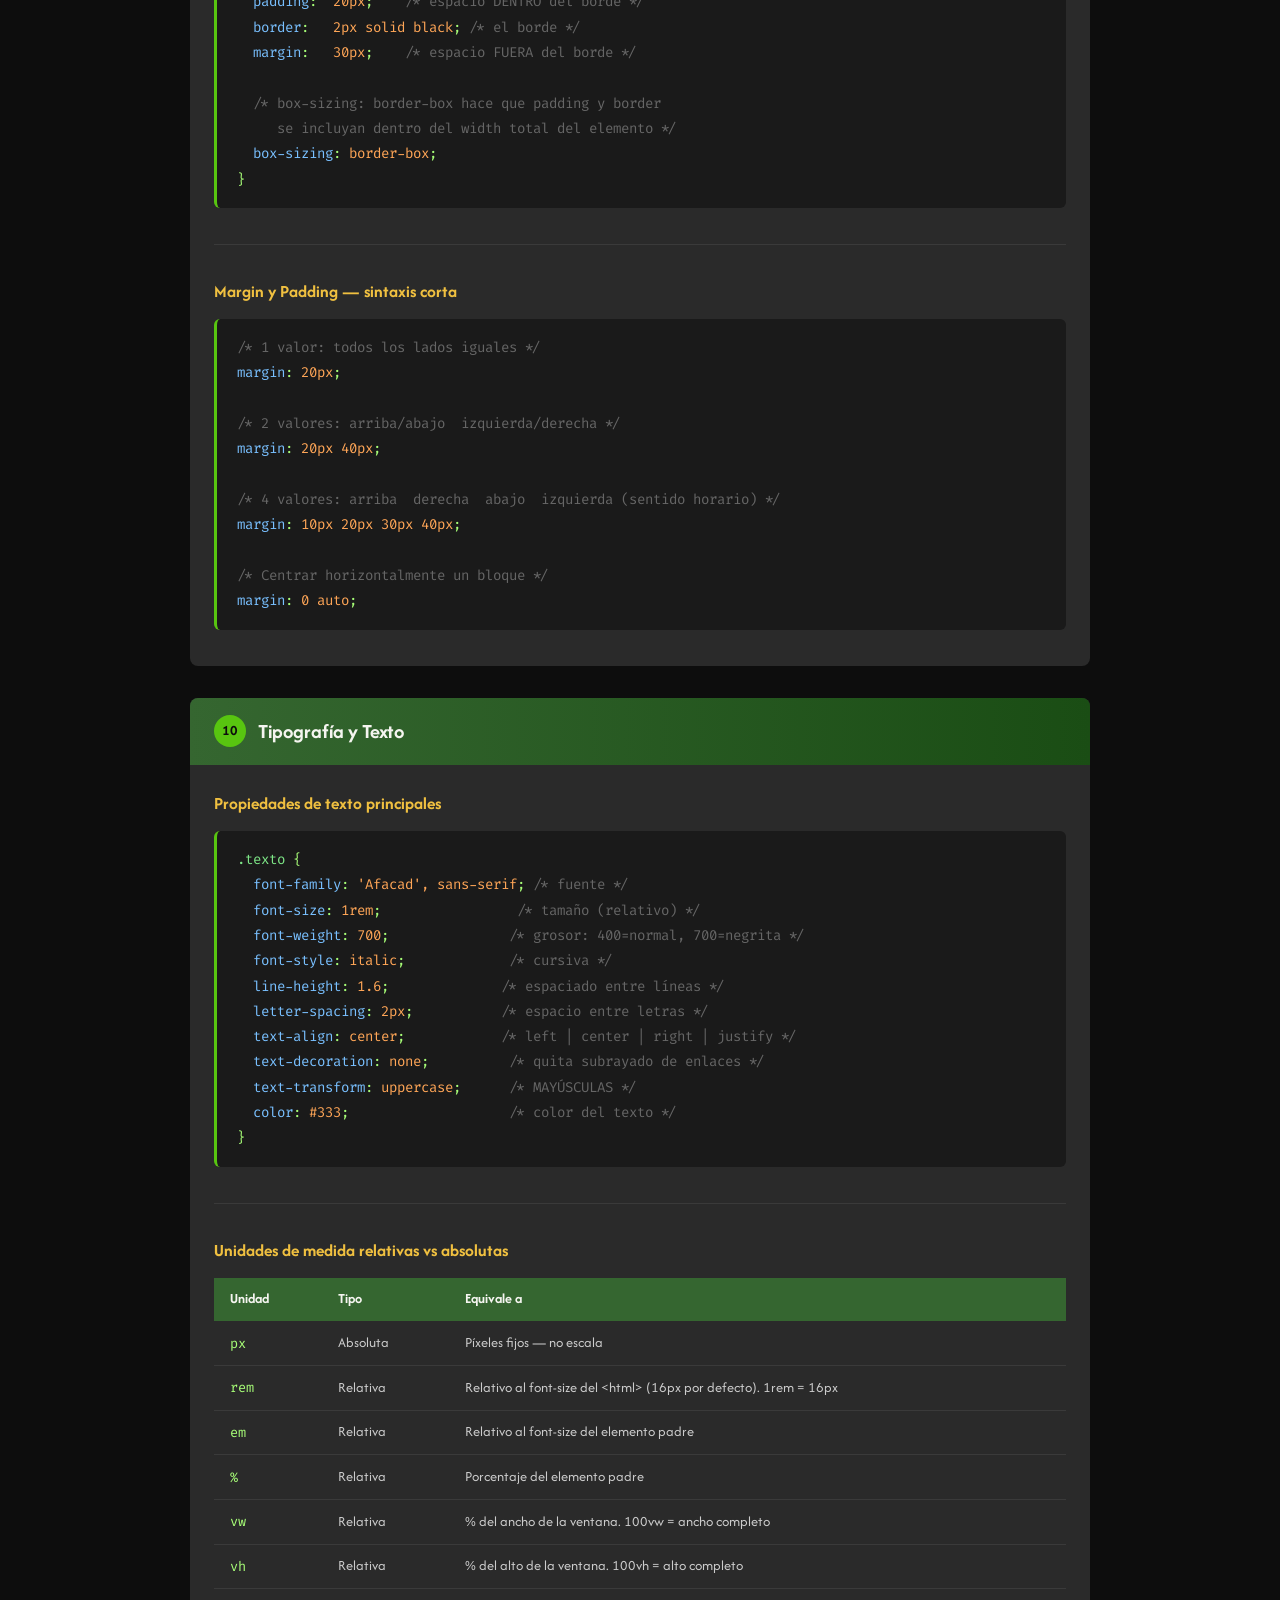
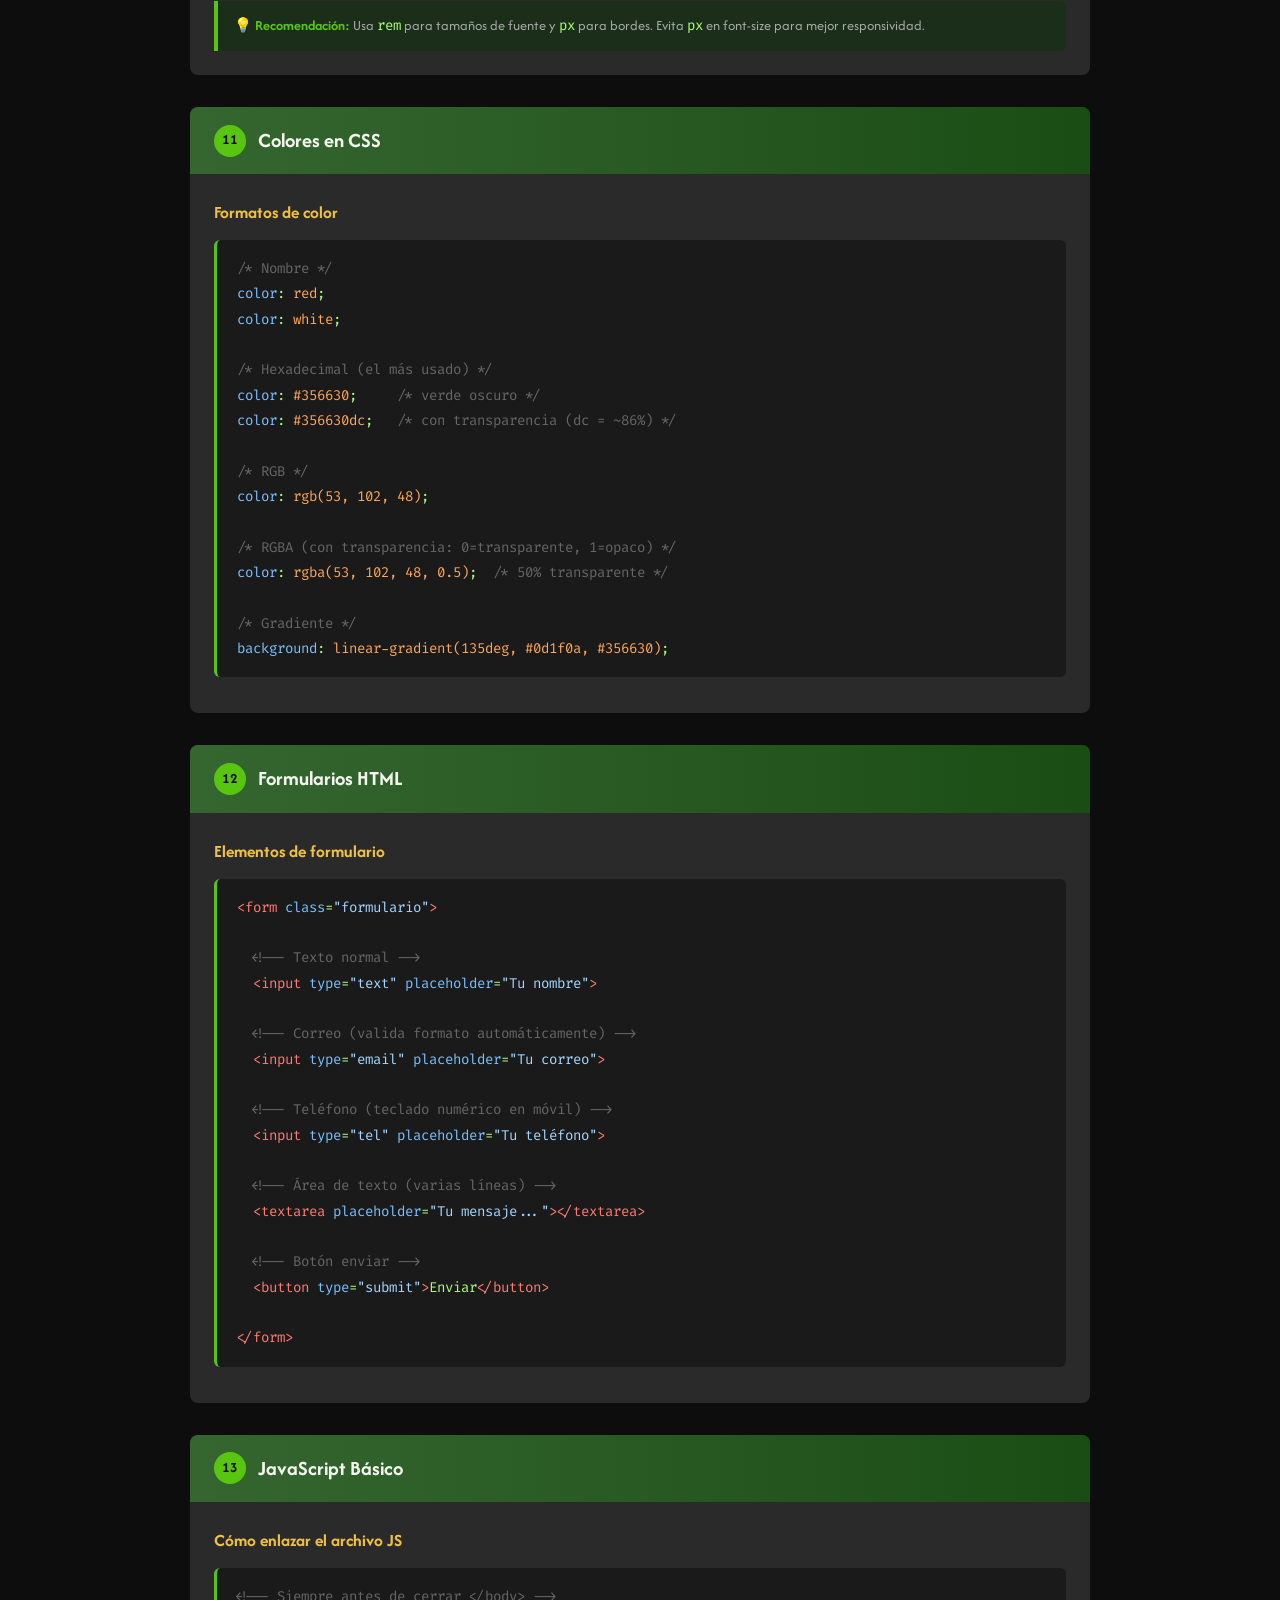
<file: guia-html-css.html>
<!DOCTYPE html>
<html lang="es">
<head>
  <meta charset="UTF-8">
  <meta name="viewport" content="width=device-width, initial-scale=1.0">
  <title>Guía HTML & CSS | Prueba de Desempeño</title>
  <link href="https://fonts.googleapis.com/css2?family=Afacad:wght@400;700&family=Fira+Code&display=swap" rel="stylesheet">
  <style>

    /* =============================================
       VARIABLES GLOBALES
    ============================================= */
    :root {
      --verde: #356630;
      --verde-claro: #58c510;
      --negro: #0d0d0d;
      --blanco: #f5f5f0;
      --gris: #2a2a2a;
      --gris-claro: #3a3a3a;
      --amarillo: #f0c040;
      --codigo-bg: #1a1a1a;
      --codigo-color: #a8ff78;
      --radio: 8px;
    }

    * { margin: 0; padding: 0; box-sizing: border-box; }

    body {
      font-family: 'Afacad', sans-serif;
      background-color: var(--negro);
      color: var(--blanco);
      line-height: 1.7;
    }

    /* =============================================
       ENCABEZADO PRINCIPAL
    ============================================= */
    .portada {
      background: linear-gradient(135deg, #0d1f0a, #1a3d14, #0d1f0a);
      border-bottom: 3px solid var(--verde-claro);
      padding: 3rem 2rem;
      text-align: center;
    }

    .portada h1 {
      font-size: 3rem;
      color: var(--verde-claro);
      letter-spacing: 2px;
    }

    .portada p {
      color: #aaa;
      font-size: 1.1rem;
      margin-top: 0.5rem;
    }

    .badge {
      display: inline-block;
      background-color: var(--verde);
      color: var(--blanco);
      padding: 0.3rem 1rem;
      border-radius: 20px;
      font-size: 0.85rem;
      margin-top: 1rem;
    }

    /* =============================================
       ÍNDICE
    ============================================= */
    .indice {
      max-width: 900px;
      margin: 2rem auto;
      background-color: var(--gris);
      border-radius: var(--radio);
      padding: 1.5rem 2rem;
      border-left: 4px solid var(--verde-claro);
    }

    .indice h2 {
      color: var(--verde-claro);
      margin-bottom: 1rem;
      font-size: 1.2rem;
    }

    .indice ol {
      padding-left: 1.2rem;
    }

    .indice li {
      margin: 0.4rem 0;
    }

    .indice a {
      color: var(--amarillo);
      text-decoration: none;
    }

    .indice a:hover {
      text-decoration: underline;
    }

    /* =============================================
       SECCIONES
    ============================================= */
    .seccion {
      max-width: 900px;
      margin: 2rem auto;
      background-color: var(--gris);
      border-radius: var(--radio);
      overflow: hidden;
    }

    .seccion-header {
      background: linear-gradient(90deg, var(--verde), #1a4d14);
      padding: 1rem 1.5rem;
      display: flex;
      align-items: center;
      gap: 0.75rem;
    }

    .seccion-numero {
      background-color: var(--verde-claro);
      color: var(--negro);
      width: 32px;
      height: 32px;
      border-radius: 50%;
      display: flex;
      align-items: center;
      justify-content: center;
      font-weight: bold;
      font-size: 0.9rem;
      flex-shrink: 0;
    }

    .seccion-header h2 {
      color: var(--blanco);
      font-size: 1.3rem;
    }

    .seccion-body {
      padding: 1.5rem;
    }

    /* =============================================
       BLOQUES DE CONCEPTO
    ============================================= */
    .concepto {
      margin-bottom: 2rem;
      border-bottom: 1px solid var(--gris-claro);
      padding-bottom: 1.5rem;
    }

    .concepto:last-child {
      border-bottom: none;
      margin-bottom: 0;
      padding-bottom: 0;
    }

    .concepto h3 {
      color: var(--amarillo);
      font-size: 1.1rem;
      margin-bottom: 0.5rem;
    }

    .concepto p {
      color: #ccc;
      font-size: 0.95rem;
      margin-bottom: 0.75rem;
    }

    /* =============================================
       BLOQUES DE CÓDIGO
    ============================================= */
    pre {
      background-color: var(--codigo-bg);
      border-radius: 6px;
      padding: 1rem 1.25rem;
      overflow-x: auto;
      border-left: 3px solid var(--verde-claro);
      margin: 0.75rem 0;
    }

    code {
      font-family: 'Fira Code', monospace;
      font-size: 0.88rem;
      color: var(--codigo-color);
      line-height: 1.8;
    }

    .comentario { color: #666; }
    .propiedad { color: #79c0ff; }
    .valor     { color: #ffa657; }
    .selector  { color: #7ee787; }
    .etiqueta  { color: #ff7b72; }
    .atributo  { color: #79c0ff; }
    .string    { color: #a5d6ff; }

    /* =============================================
       TABLA DE REFERENCIA
    ============================================= */
    .tabla-referencia {
      width: 100%;
      border-collapse: collapse;
      margin-top: 0.75rem;
      font-size: 0.9rem;
    }

    .tabla-referencia th {
      background-color: var(--verde);
      color: var(--blanco);
      padding: 0.6rem 1rem;
      text-align: left;
    }

    .tabla-referencia td {
      padding: 0.6rem 1rem;
      border-bottom: 1px solid var(--gris-claro);
      color: #ccc;
    }

    .tabla-referencia td:first-child {
      color: var(--codigo-color);
      font-family: 'Fira Code', monospace;
      font-size: 0.85rem;
    }

    .tabla-referencia tr:hover td {
      background-color: #222;
    }

    /* =============================================
       ALERTAS / TIPS
    ============================================= */
    .tip {
      background-color: #1a2e1a;
      border-left: 4px solid var(--verde-claro);
      border-radius: 0 6px 6px 0;
      padding: 0.75rem 1rem;
      margin-top: 0.75rem;
      font-size: 0.9rem;
      color: #aaa;
    }

    .tip strong { color: var(--verde-claro); }

    .alerta {
      background-color: #2e1a00;
      border-left: 4px solid var(--amarillo);
      border-radius: 0 6px 6px 0;
      padding: 0.75rem 1rem;
      margin-top: 0.75rem;
      font-size: 0.9rem;
      color: #aaa;
    }

    .alerta strong { color: var(--amarillo); }

    /* =============================================
       DEMO VISUAL FLEXBOX
    ============================================= */
    .demo-flex {
      background-color: #111;
      border-radius: 6px;
      padding: 1rem;
      margin-top: 0.75rem;
    }

    .demo-flex-contenedor {
      display: flex;
      gap: 8px;
      background-color: #1a2e1a;
      padding: 0.75rem;
      border-radius: 4px;
      margin-bottom: 0.5rem;
    }

    .demo-flex-item {
      background-color: var(--verde);
      color: var(--blanco);
      padding: 0.5rem 1rem;
      border-radius: 4px;
      font-size: 0.85rem;
      text-align: center;
      font-family: 'Fira Code', monospace;
    }

    .demo-flex-item.destacado {
      background-color: var(--verde-claro);
      color: var(--negro);
    }

    /* =============================================
       DEMO VISUAL GRID
    ============================================= */
    .demo-grid {
      display: grid;
      gap: 8px;
      background-color: #111;
      padding: 1rem;
      border-radius: 6px;
      margin-top: 0.75rem;
    }

    .demo-grid-3 { grid-template-columns: repeat(3, 1fr); }
    .demo-grid-2 { grid-template-columns: repeat(2, 1fr); }

    .demo-grid-item {
      background-color: var(--verde);
      color: var(--blanco);
      padding: 0.75rem;
      border-radius: 4px;
      text-align: center;
      font-size: 0.85rem;
      font-family: 'Fira Code', monospace;
    }

    .demo-grid-item.span2 {
      grid-column: span 2;
      background-color: #2d6e1e;
    }

    .demo-grid-item.span3 {
      grid-column: span 3;
      background-color: #1a4d0e;
    }

    /* =============================================
       DEMO TRANSICIONES
    ============================================= */
    .demo-transiciones {
      display: flex;
      flex-wrap: wrap;
      gap: 1rem;
      margin-top: 0.75rem;
    }

    .btn-demo {
      padding: 0.6rem 1.2rem;
      border: none;
      border-radius: 6px;
      cursor: pointer;
      font-family: 'Fira Code', monospace;
      font-size: 0.8rem;
    }

    .btn-t1 {
      background-color: var(--verde);
      color: white;
      transition: background-color 0.3s ease;
    }
    .btn-t1:hover { background-color: var(--amarillo); color: var(--negro); }

    .btn-t2 {
      background-color: var(--gris-claro);
      color: white;
      transition: transform 0.3s ease;
    }
    .btn-t2:hover { transform: scale(1.1); }

    .btn-t3 {
      background-color: var(--verde);
      color: white;
      transition: box-shadow 0.3s ease;
    }
    .btn-t3:hover { box-shadow: 0 0 20px var(--verde-claro); }

    .btn-t4 {
      background-color: transparent;
      color: var(--verde-claro);
      border: 2px solid var(--verde-claro);
      transition: all 0.3s ease;
    }
    .btn-t4:hover {
      background-color: var(--verde-claro);
      color: var(--negro);
    }

    .btn-t5 {
      background-color: var(--gris-claro);
      color: white;
      transition: transform 0.3s ease;
    }
    .btn-t5:hover { transform: translateY(-5px); }

    /* =============================================
       DEMO ANIMACIONES
    ============================================= */
    @keyframes girar { 0% { transform: rotate(0deg); } 100% { transform: rotate(360deg); } }
    @keyframes pulsar { 0%, 100% { transform: scale(1); } 50% { transform: scale(1.2); } }
    @keyframes aparecer { from { opacity: 0; transform: translateY(20px); } to { opacity: 1; transform: translateY(0); } }
    @keyframes flotar { 0%, 100% { transform: translateY(-10px); } 50% { transform: translateY(10px); } }
    @keyframes parpadear { 0%, 100% { opacity: 1; } 50% { opacity: 0; } }

    .demo-animaciones {
      display: flex;
      flex-wrap: wrap;
      gap: 1.5rem;
      margin-top: 0.75rem;
      align-items: center;
    }

    .anim-item {
      text-align: center;
      font-size: 0.8rem;
      color: #aaa;
      font-family: 'Fira Code', monospace;
    }

    .anim-caja {
      width: 60px;
      height: 60px;
      border-radius: 8px;
      margin: 0 auto 0.5rem;
      display: flex;
      align-items: center;
      justify-content: center;
      font-size: 1.5rem;
    }

    .anim-girar    { background: var(--verde); animation: girar 2s linear infinite; }
    .anim-pulsar   { background: #2d6e1e; animation: pulsar 1.5s ease-in-out infinite; }
    .anim-flotar   { background: #1a4d0e; animation: flotar 2s ease-in-out infinite; }
    .anim-aparecer { background: var(--verde-claro); animation: aparecer 2s ease-out infinite; }
    .anim-parpadear{ background: #356630; animation: parpadear 1s ease-in-out infinite; }

    /* =============================================
       PIE
    ============================================= */
    .pie {
      text-align: center;
      padding: 2rem;
      color: #555;
      font-size: 0.85rem;
      border-top: 1px solid #222;
      margin-top: 2rem;
    }

    .pie span { color: var(--verde-claro); }

  </style>
</head>
<body>

  <!-- PORTADA -->
  <div class="portada">
    <h1>📋 Guía HTML & CSS</h1>
    <p>Referencia completa para la Prueba de Desempeño</p>
    <span class="badge">Módulo 2 · Riwi 2026 · JJBLL99</span>
  </div>

  <!-- ÍNDICE -->
  <div class="indice">
    <h2>📌 Índice</h2>
    <ol>
      <li><a href="#s1">Estructura HTML5 semántica</a></li>
      <li><a href="#s2">CSS Flexbox completo</a></li>
      <li><a href="#s3">CSS Grid Layout completo</a></li>
      <li><a href="#s4">Transiciones CSS</a></li>
      <li><a href="#s5">Animaciones con @keyframes</a></li>
      <li><a href="#s6">Variables CSS (:root)</a></li>
      <li><a href="#s7">Media Queries (diseño responsivo)</a></li>
      <li><a href="#s8">Selectores y especificidad CSS</a></li>
      <li><a href="#s9">El modelo de caja (Box Model)</a></li>
      <li><a href="#s10">Tipografía y texto</a></li>
      <li><a href="#s11">Colores en CSS</a></li>
      <li><a href="#s12">Formularios HTML</a></li>
      <li><a href="#s13">JavaScript básico</a></li>
      <li><a href="#s14">Git y GitHub</a></li>
    </ol>
  </div>

  <!-- =============================================
    SECCIÓN 1: HTML SEMÁNTICO
  ============================================= -->
  <div class="seccion" id="s1">
    <div class="seccion-header">
      <div class="seccion-numero">1</div>
      <h2>Estructura HTML5 Semántica</h2>
    </div>
    <div class="seccion-body">

      <div class="concepto">
        <h3>Estructura base de un archivo HTML</h3>
        <p>Todo archivo HTML empieza con esta estructura obligatoria:</p>
        <pre><code><span class="comentario">&lt;!-- Declara que es HTML5 --&gt;</span>
<span class="etiqueta">&lt;!DOCTYPE html&gt;</span>
<span class="etiqueta">&lt;html</span> <span class="atributo">lang</span>=<span class="string">"es"</span><span class="etiqueta">&gt;</span>
<span class="etiqueta">&lt;head&gt;</span>
  <span class="etiqueta">&lt;meta</span> <span class="atributo">charset</span>=<span class="string">"UTF-8"</span><span class="etiqueta">&gt;</span>
  <span class="etiqueta">&lt;meta</span> <span class="atributo">name</span>=<span class="string">"viewport"</span> <span class="atributo">content</span>=<span class="string">"width=device-width, initial-scale=1.0"</span><span class="etiqueta">&gt;</span>
  <span class="etiqueta">&lt;title&gt;</span>Título de la página<span class="etiqueta">&lt;/title&gt;</span>
  <span class="etiqueta">&lt;link</span> <span class="atributo">rel</span>=<span class="string">"stylesheet"</span> <span class="atributo">href</span>=<span class="string">"styles.css"</span><span class="etiqueta">&gt;</span>
<span class="etiqueta">&lt;/head&gt;</span>
<span class="etiqueta">&lt;body&gt;</span>
  <span class="comentario">&lt;!-- Todo el contenido visible va aquí --&gt;</span>
<span class="etiqueta">&lt;/body&gt;</span>
<span class="etiqueta">&lt;/html&gt;</span></code></pre>
      </div>

      <div class="concepto">
        <h3>Etiquetas semánticas principales</h3>
        <table class="tabla-referencia">
          <tr><th>Etiqueta</th><th>Para qué sirve</th></tr>
          <tr><td>&lt;header&gt;</td><td>Encabezado de la página o sección</td></tr>
          <tr><td>&lt;nav&gt;</td><td>Menú de navegación</td></tr>
          <tr><td>&lt;main&gt;</td><td>Contenido principal de la página</td></tr>
          <tr><td>&lt;section&gt;</td><td>Sección temática del contenido</td></tr>
          <tr><td>&lt;article&gt;</td><td>Contenido independiente (tarjeta, post)</td></tr>
          <tr><td>&lt;aside&gt;</td><td>Contenido secundario o lateral</td></tr>
          <tr><td>&lt;footer&gt;</td><td>Pie de página</td></tr>
          <tr><td>&lt;div&gt;</td><td>Contenedor genérico sin significado semántico</td></tr>
        </table>
        <div class="tip"><strong>💡 Tip:</strong> Las etiquetas semánticas le dicen al navegador QUÉ es el contenido, no solo cómo se ve. Mejoran accesibilidad y SEO.</div>
      </div>

      <div class="concepto">
        <h3>Atributos importantes</h3>
        <table class="tabla-referencia">
          <tr><th>Atributo</th><th>Qué hace</th><th>Ejemplo</th></tr>
          <tr><td>id</td><td>Identificador único en la página</td><td>id="sobre-mi"</td></tr>
          <tr><td>class</td><td>Nombre para aplicar CSS (puede repetirse)</td><td>class="tarjeta boton"</td></tr>
          <tr><td>href</td><td>Destino de un enlace</td><td>href="pagina.html"</td></tr>
          <tr><td>src</td><td>Ruta de una imagen</td><td>src="imagenes/foto.jpg"</td></tr>
          <tr><td>alt</td><td>Texto alternativo de imagen</td><td>alt="Mi foto"</td></tr>
          <tr><td>placeholder</td><td>Texto gris dentro de un input</td><td>placeholder="Tu nombre"</td></tr>
          <tr><td>type</td><td>Tipo de input o botón</td><td>type="email"</td></tr>
        </table>
      </div>

    </div>
  </div>

  <!-- =============================================
    SECCIÓN 2: FLEXBOX
  ============================================= -->
  <div class="seccion" id="s2">
    <div class="seccion-header">
      <div class="seccion-numero">2</div>
      <h2>CSS Flexbox Completo</h2>
    </div>
    <div class="seccion-body">

      <div class="concepto">
        <h3>¿Qué es Flexbox?</h3>
        <p>Flexbox organiza elementos en una fila o columna. Se activa con <code style="color:var(--codigo-color)">display: flex</code> en el contenedor padre.</p>
        <pre><code><span class="selector">.contenedor</span> {
  <span class="propiedad">display</span>: <span class="valor">flex</span>; <span class="comentario">/* activa flexbox */</span>
}</code></pre>
      </div>

      <div class="concepto">
        <h3>Propiedades del CONTENEDOR (padre)</h3>
        <table class="tabla-referencia">
          <tr><th>Propiedad</th><th>Valores comunes</th><th>Qué hace</th></tr>
          <tr><td>display</td><td>flex</td><td>Activa Flexbox</td></tr>
          <tr><td>flex-direction</td><td>row | column | row-reverse | column-reverse</td><td>Dirección de los elementos</td></tr>
          <tr><td>justify-content</td><td>flex-start | center | flex-end | space-between | space-around | space-evenly</td><td>Alineación horizontal</td></tr>
          <tr><td>align-items</td><td>flex-start | center | flex-end | stretch</td><td>Alineación vertical</td></tr>
          <tr><td>flex-wrap</td><td>wrap | nowrap</td><td>Si los elementos bajan de línea al no caber</td></tr>
          <tr><td>gap</td><td>10px | 1rem</td><td>Espacio entre elementos</td></tr>
        </table>

        <pre><code><span class="selector">.contenedor</span> {
  <span class="propiedad">display</span>: <span class="valor">flex</span>;
  <span class="propiedad">flex-direction</span>: <span class="valor">row</span>;           <span class="comentario">/* fila (por defecto) */</span>
  <span class="propiedad">justify-content</span>: <span class="valor">space-between</span>; <span class="comentario">/* espacio entre elementos */</span>
  <span class="propiedad">align-items</span>: <span class="valor">center</span>;          <span class="comentario">/* centra verticalmente */</span>
  <span class="propiedad">flex-wrap</span>: <span class="valor">wrap</span>;             <span class="comentario">/* bajan si no caben */</span>
  <span class="propiedad">gap</span>: <span class="valor">20px</span>;                   <span class="comentario">/* espacio entre items */</span>
}</code></pre>

        <div class="demo-flex">
          <p style="color:#666; font-size:0.8rem; margin-bottom:0.5rem;">justify-content: space-between</p>
          <div class="demo-flex-contenedor" style="justify-content: space-between;">
            <div class="demo-flex-item">Item 1</div>
            <div class="demo-flex-item">Item 2</div>
            <div class="demo-flex-item destacado">Item 3</div>
          </div>
          <p style="color:#666; font-size:0.8rem; margin-bottom:0.5rem; margin-top:0.75rem;">justify-content: center</p>
          <div class="demo-flex-contenedor" style="justify-content: center;">
            <div class="demo-flex-item">Item 1</div>
            <div class="demo-flex-item">Item 2</div>
            <div class="demo-flex-item destacado">Item 3</div>
          </div>
          <p style="color:#666; font-size:0.8rem; margin-bottom:0.5rem; margin-top:0.75rem;">flex-direction: column</p>
          <div class="demo-flex-contenedor" style="flex-direction: column; align-items: flex-start;">
            <div class="demo-flex-item">Item 1</div>
            <div class="demo-flex-item">Item 2</div>
            <div class="demo-flex-item destacado">Item 3</div>
          </div>
        </div>
      </div>

      <div class="concepto">
        <h3>Propiedades de los ITEMS (hijos)</h3>
        <table class="tabla-referencia">
          <tr><th>Propiedad</th><th>Qué hace</th></tr>
          <tr><td>flex-grow: 1</td><td>El item crece para ocupar el espacio disponible</td></tr>
          <tr><td>flex-shrink: 0</td><td>El item NO se achica aunque no haya espacio</td></tr>
          <tr><td>align-self: center</td><td>Alineación individual del item (ignora align-items del padre)</td></tr>
        </table>
        <pre><code><span class="selector">.item</span> {
  <span class="propiedad">flex-grow</span>: <span class="valor">1</span>;      <span class="comentario">/* ocupa todo el espacio disponible */</span>
  <span class="propiedad">flex-shrink</span>: <span class="valor">0</span>;   <span class="comentario">/* no se achica */</span>
  <span class="propiedad">align-self</span>: <span class="valor">center</span>;<span class="comentario">/* se alinea solo */</span>
}</code></pre>
        <div class="tip"><strong>💡 Regla fácil:</strong> justify-content = eje horizontal · align-items = eje vertical. Cuando flex-direction es column, se invierten.</div>
      </div>

    </div>
  </div>

  <!-- =============================================
    SECCIÓN 3: CSS GRID
  ============================================= -->
  <div class="seccion" id="s3">
    <div class="seccion-header">
      <div class="seccion-numero">3</div>
      <h2>CSS Grid Layout Completo</h2>
    </div>
    <div class="seccion-body">

      <div class="concepto">
        <h3>¿Qué es CSS Grid?</h3>
        <p>Grid organiza elementos en filas Y columnas al mismo tiempo. Ideal para layouts complejos como galerías y dashboards.</p>
        <pre><code><span class="selector">.contenedor</span> {
  <span class="propiedad">display</span>: <span class="valor">grid</span>;
  <span class="propiedad">grid-template-columns</span>: <span class="valor">repeat(3, 1fr)</span>; <span class="comentario">/* 3 columnas iguales */</span>
  <span class="propiedad">gap</span>: <span class="valor">20px</span>;
}</code></pre>
      </div>

      <div class="concepto">
        <h3>Propiedades principales del CONTENEDOR</h3>
        <table class="tabla-referencia">
          <tr><th>Propiedad</th><th>Ejemplo</th><th>Qué hace</th></tr>
          <tr><td>display: grid</td><td>display: grid</td><td>Activa CSS Grid</td></tr>
          <tr><td>grid-template-columns</td><td>repeat(3, 1fr)</td><td>Define cuántas columnas y su tamaño</td></tr>
          <tr><td>grid-template-rows</td><td>100px auto 200px</td><td>Define el alto de las filas</td></tr>
          <tr><td>gap</td><td>20px</td><td>Espacio entre filas y columnas</td></tr>
          <tr><td>column-gap</td><td>20px</td><td>Solo espacio entre columnas</td></tr>
          <tr><td>row-gap</td><td>10px</td><td>Solo espacio entre filas</td></tr>
          <tr><td>justify-items</td><td>center</td><td>Alineación horizontal de los items</td></tr>
          <tr><td>align-items</td><td>center</td><td>Alineación vertical de los items</td></tr>
        </table>
      </div>

      <div class="concepto">
        <h3>repeat() y fr — las unidades de Grid</h3>
        <pre><code><span class="comentario">/* repeat(N, tamaño): crea N columnas del mismo tamaño */</span>
<span class="propiedad">grid-template-columns</span>: <span class="valor">repeat(3, 1fr)</span>;  <span class="comentario">/* 3 columnas iguales */</span>
<span class="propiedad">grid-template-columns</span>: <span class="valor">repeat(2, 1fr)</span>;  <span class="comentario">/* 2 columnas iguales */</span>

<span class="comentario">/* fr = fracción del espacio disponible */</span>
<span class="propiedad">grid-template-columns</span>: <span class="valor">1fr 2fr 1fr</span>;    <span class="comentario">/* col del medio el doble de ancha */</span>
<span class="propiedad">grid-template-columns</span>: <span class="valor">200px 1fr</span>;      <span class="comentario">/* sidebar fijo + contenido flexible */</span></code></pre>

        <div class="demo-grid demo-grid-3">
          <div class="demo-grid-item">1fr</div>
          <div class="demo-grid-item">1fr</div>
          <div class="demo-grid-item">1fr</div>
          <div class="demo-grid-item">1fr</div>
          <div class="demo-grid-item">1fr</div>
          <div class="demo-grid-item">1fr</div>
        </div>
      </div>

      <div class="concepto">
        <h3>grid-column: span — efecto mosaico</h3>
        <p>Hace que un elemento ocupe más de una columna. Muy usado en galerías.</p>
        <pre><code><span class="selector">.tarjeta-grande</span> {
  <span class="propiedad">grid-column</span>: <span class="valor">span 2</span>; <span class="comentario">/* ocupa 2 columnas */</span>
}

<span class="selector">.tarjeta-completa</span> {
  <span class="propiedad">grid-column</span>: <span class="valor">span 3</span>; <span class="comentario">/* ocupa toda la fila */</span>
}</code></pre>

        <div class="demo-grid demo-grid-3">
          <div class="demo-grid-item span3">span 3 (fila completa)</div>
          <div class="demo-grid-item span2">span 2</div>
          <div class="demo-grid-item">1</div>
          <div class="demo-grid-item">1</div>
          <div class="demo-grid-item">1</div>
          <div class="demo-grid-item">1</div>
        </div>
        <div class="tip"><strong>💡 Diferencia clave:</strong> Flexbox = una dimensión (fila O columna). Grid = dos dimensiones (filas Y columnas).</div>
      </div>

    </div>
  </div>

  <!-- =============================================
    SECCIÓN 4: TRANSICIONES
  ============================================= -->
  <div class="seccion" id="s4">
    <div class="seccion-header">
      <div class="seccion-numero">4</div>
      <h2>Transiciones CSS</h2>
    </div>
    <div class="seccion-body">

      <div class="concepto">
        <h3>¿Qué es una transición?</h3>
        <p>Hace que un cambio de estilo ocurra suavemente en vez de de golpe. Se activa normalmente con :hover.</p>
        <pre><code><span class="selector">.elemento</span> {
  <span class="propiedad">transition</span>: <span class="valor">propiedad duración función-de-tiempo</span>;

  <span class="comentario">/* Ejemplos: */</span>
  <span class="propiedad">transition</span>: <span class="valor">background-color 0.3s ease</span>;
  <span class="propiedad">transition</span>: <span class="valor">transform 0.5s ease-in-out</span>;
  <span class="propiedad">transition</span>: <span class="valor">all 0.3s ease</span>; <span class="comentario">/* transiciona todo */</span>
}</code></pre>
      </div>

      <div class="concepto">
        <h3>Funciones de tiempo</h3>
        <table class="tabla-referencia">
          <tr><th>Función</th><th>Comportamiento</th></tr>
          <tr><td>ease</td><td>Arranca rápido, frena al final (por defecto)</td></tr>
          <tr><td>ease-in</td><td>Arranca lento, acelera al final</td></tr>
          <tr><td>ease-out</td><td>Arranca rápido, frena al final</td></tr>
          <tr><td>ease-in-out</td><td>Arranca lento, acelera en el medio, frena al final</td></tr>
          <tr><td>linear</td><td>Velocidad constante de inicio a fin</td></tr>
        </table>
      </div>

      <div class="concepto">
        <h3>Ejemplos de transiciones comunes</h3>
        <pre><code><span class="comentario">/* 1. Cambio de color */</span>
<span class="selector">.boton</span> { <span class="propiedad">transition</span>: <span class="valor">background-color 0.3s ease</span>; }
<span class="selector">.boton:hover</span> { <span class="propiedad">background-color</span>: <span class="valor">#f0c040</span>; }

<span class="comentario">/* 2. Escalar (agrandar) */</span>
<span class="selector">.tarjeta</span> { <span class="propiedad">transition</span>: <span class="valor">transform 0.3s ease</span>; }
<span class="selector">.tarjeta:hover</span> { <span class="propiedad">transform</span>: <span class="valor">scale(1.05)</span>; }

<span class="comentario">/* 3. Subir al hacer hover */</span>
<span class="selector">.tarjeta</span> { <span class="propiedad">transition</span>: <span class="valor">transform 0.3s ease</span>; }
<span class="selector">.tarjeta:hover</span> { <span class="propiedad">transform</span>: <span class="valor">translateY(-5px)</span>; }

<span class="comentario">/* 4. Sombra */</span>
<span class="selector">.caja</span> { <span class="propiedad">transition</span>: <span class="valor">box-shadow 0.3s ease</span>; }
<span class="selector">.caja:hover</span> { <span class="propiedad">box-shadow</span>: <span class="valor">0 8px 20px rgba(0,0,0,0.3)</span>; }

<span class="comentario">/* 5. Borde redondeado */</span>
<span class="selector">.img</span> { <span class="propiedad">transition</span>: <span class="valor">border-radius 0.3s ease</span>; }
<span class="selector">.img:hover</span> { <span class="propiedad">border-radius</span>: <span class="valor">50%</span>; }</code></pre>

        <p style="color:#aaa; margin-bottom:0.5rem; font-size:0.9rem;">🖱️ Pasa el mouse por los botones:</p>
        <div class="demo-transiciones">
          <button class="btn-demo btn-t1">Color</button>
          <button class="btn-demo btn-t2">Scale</button>
          <button class="btn-demo btn-t3">Sombra</button>
          <button class="btn-demo btn-t4">Borde</button>
          <button class="btn-demo btn-t5">Subir</button>
        </div>
      </div>

    </div>
  </div>

  <!-- =============================================
    SECCIÓN 5: ANIMACIONES
  ============================================= -->
  <div class="seccion" id="s5">
    <div class="seccion-header">
      <div class="seccion-numero">5</div>
      <h2>Animaciones con @keyframes</h2>
    </div>
    <div class="seccion-body">

      <div class="concepto">
        <h3>Diferencia entre transición y animación</h3>
        <table class="tabla-referencia">
          <tr><th></th><th>Transición</th><th>Animación</th></tr>
          <tr><td>Se activa</td><td>Con :hover u otro evento</td><td>Automáticamente</td></tr>
          <tr><td>Se repite</td><td>No</td><td>Sí (infinite)</td></tr>
          <tr><td>Pasos</td><td>Solo inicio y fin</td><td>Múltiples pasos (0%, 50%, 100%)</td></tr>
        </table>
      </div>

      <div class="concepto">
        <h3>Sintaxis de @keyframes</h3>
        <pre><code><span class="comentario">/* 1. Define los pasos de la animación */</span>
<span class="selector">@keyframes</span> <span class="valor">nombre-animacion</span> {
  <span class="valor">0%</span>   { <span class="propiedad">transform</span>: <span class="valor">translateY(0px)</span>; }    <span class="comentario">/* inicio */</span>
  <span class="valor">50%</span>  { <span class="propiedad">transform</span>: <span class="valor">translateY(-20px)</span>; } <span class="comentario">/* mitad */</span>
  <span class="valor">100%</span> { <span class="propiedad">transform</span>: <span class="valor">translateY(0px)</span>; }    <span class="comentario">/* fin */</span>
}

<span class="comentario">/* 2. Aplica la animación al elemento */</span>
<span class="selector">.elemento</span> {
  <span class="propiedad">animation</span>: <span class="valor">nombre-animacion 2s ease-in-out infinite</span>;
  <span class="comentario">/*          nombre            duración  función  repetición */</span>
}</code></pre>
      </div>

      <div class="concepto">
        <h3>Animaciones comunes</h3>
        <pre><code><span class="comentario">/* Flotar (arriba y abajo) */</span>
<span class="selector">@keyframes</span> <span class="valor">flotar</span> {
  <span class="valor">0%, 100%</span> { <span class="propiedad">transform</span>: <span class="valor">translateY(-10px)</span>; }
  <span class="valor">50%</span>      { <span class="propiedad">transform</span>: <span class="valor">translateY(10px)</span>; }
}

<span class="comentario">/* Girar */</span>
<span class="selector">@keyframes</span> <span class="valor">girar</span> {
  <span class="valor">0%</span>   { <span class="propiedad">transform</span>: <span class="valor">rotate(0deg)</span>; }
  <span class="valor">100%</span> { <span class="propiedad">transform</span>: <span class="valor">rotate(360deg)</span>; }
}

<span class="comentario">/* Pulsar (agrandarse y reducirse) */</span>
<span class="selector">@keyframes</span> <span class="valor">pulsar</span> {
  <span class="valor">0%, 100%</span> { <span class="propiedad">transform</span>: <span class="valor">scale(1)</span>; }
  <span class="valor">50%</span>      { <span class="propiedad">transform</span>: <span class="valor">scale(1.2)</span>; }
}

<span class="comentario">/* Aparecer desde abajo */</span>
<span class="selector">@keyframes</span> <span class="valor">aparecer</span> {
  <span class="valor">from</span> { <span class="propiedad">opacity</span>: <span class="valor">0</span>; <span class="propiedad">transform</span>: <span class="valor">translateY(20px)</span>; }
  <span class="valor">to</span>   { <span class="propiedad">opacity</span>: <span class="valor">1</span>; <span class="propiedad">transform</span>: <span class="valor">translateY(0)</span>; }
}</code></pre>

        <div class="demo-animaciones">
          <div class="anim-item">
            <div class="anim-caja anim-flotar">🐱</div>
            flotar
          </div>
          <div class="anim-item">
            <div class="anim-caja anim-girar">⚙️</div>
            girar
          </div>
          <div class="anim-item">
            <div class="anim-caja anim-pulsar">❤️</div>
            pulsar
          </div>
          <div class="anim-item">
            <div class="anim-caja anim-aparecer">✨</div>
            aparecer
          </div>
          <div class="anim-item">
            <div class="anim-caja anim-parpadear">💡</div>
            parpadear
          </div>
        </div>
      </div>

    </div>
  </div>

  <!-- =============================================
    SECCIÓN 6: VARIABLES CSS
  ============================================= -->
  <div class="seccion" id="s6">
    <div class="seccion-header">
      <div class="seccion-numero">6</div>
      <h2>Variables CSS (:root)</h2>
    </div>
    <div class="seccion-body">

      <div class="concepto">
        <h3>¿Qué son las variables CSS?</h3>
        <p>Permiten guardar valores (colores, tamaños, fuentes) en un solo lugar y reutilizarlos en todo el CSS. Para cambiar un color, solo se edita en :root.</p>
        <pre><code><span class="comentario">/* Define las variables en :root (aplica globalmente) */</span>
<span class="selector">:root</span> {
  <span class="propiedad">--color-primario</span>: <span class="valor">#356630</span>;
  <span class="propiedad">--color-secundario</span>: <span class="valor">#2d2f3b</span>;
  <span class="propiedad">--color-texto</span>: <span class="valor">#000000</span>;
  <span class="propiedad">--fuente</span>: <span class="valor">'Afacad', sans-serif</span>;
  <span class="propiedad">--radio-borde</span>: <span class="valor">10px</span>;
}

<span class="comentario">/* Usa las variables con var() */</span>
<span class="selector">.boton</span> {
  <span class="propiedad">background-color</span>: <span class="valor">var(--color-primario)</span>;
  <span class="propiedad">font-family</span>: <span class="valor">var(--fuente)</span>;
  <span class="propiedad">border-radius</span>: <span class="valor">var(--radio-borde)</span>;
}</code></pre>
        <div class="tip"><strong>💡 Convención:</strong> Los nombres de variables siempre empiezan con <code style="color:var(--codigo-color)">--</code> (doble guión).</div>
      </div>

    </div>
  </div>

  <!-- =============================================
    SECCIÓN 7: MEDIA QUERIES
  ============================================= -->
  <div class="seccion" id="s7">
    <div class="seccion-header">
      <div class="seccion-numero">7</div>
      <h2>Media Queries (Diseño Responsivo)</h2>
    </div>
    <div class="seccion-body">

      <div class="concepto">
        <h3>¿Qué son las media queries?</h3>
        <p>Aplican estilos CSS solo cuando se cumplen ciertas condiciones de pantalla. Hacen que el diseño se adapte a móviles, tablets y escritorios.</p>
        <pre><code><span class="comentario">/* Se activa cuando la pantalla tiene máximo 480px (móvil) */</span>
<span class="selector">@media</span> (<span class="propiedad">max-width</span>: <span class="valor">480px</span>) {
  <span class="selector">.menu</span> {
    <span class="propiedad">flex-direction</span>: <span class="valor">column</span>; <span class="comentario">/* menú en columna en móvil */</span>
  }
  <span class="selector">.grid-proyectos</span> {
    <span class="propiedad">grid-template-columns</span>: <span class="valor">1fr</span>; <span class="comentario">/* 1 columna en móvil */</span>
  }
}

<span class="comentario">/* Se activa cuando la pantalla tiene máximo 768px (tablet) */</span>
<span class="selector">@media</span> (<span class="propiedad">max-width</span>: <span class="valor">768px</span>) {
  <span class="selector">.grid-proyectos</span> {
    <span class="propiedad">grid-template-columns</span>: <span class="valor">repeat(2, 1fr)</span>; <span class="comentario">/* 2 columnas en tablet */</span>
  }
}</code></pre>
      </div>

      <div class="concepto">
        <h3>Breakpoints estándar</h3>
        <table class="tabla-referencia">
          <tr><th>Dispositivo</th><th>Breakpoint</th><th>Uso típico</th></tr>
          <tr><td>Móvil pequeño</td><td>max-width: 480px</td><td>1 columna, menú en columna</td></tr>
          <tr><td>Tablet</td><td>max-width: 768px</td><td>2 columnas, layout simplificado</td></tr>
          <tr><td>Laptop</td><td>max-width: 1024px</td><td>3 columnas</td></tr>
          <tr><td>Escritorio</td><td>min-width: 1025px</td><td>Layout completo</td></tr>
        </table>
        <div class="alerta"><strong>⚠️ Importante:</strong> Las media queries van al FINAL del CSS para que sobreescriban los estilos normales correctamente.</div>
      </div>

    </div>
  </div>

  <!-- =============================================
    SECCIÓN 8: SELECTORES
  ============================================= -->
  <div class="seccion" id="s8">
    <div class="seccion-header">
      <div class="seccion-numero">8</div>
      <h2>Selectores y Especificidad CSS</h2>
    </div>
    <div class="seccion-body">

      <div class="concepto">
        <h3>Tipos de selectores</h3>
        <pre><code><span class="comentario">/* Selector de etiqueta - aplica a todos los p */</span>
<span class="selector">p</span> { <span class="propiedad">color</span>: <span class="valor">black</span>; }

<span class="comentario">/* Selector de clase - aplica a class="boton" */</span>
<span class="selector">.boton</span> { <span class="propiedad">background</span>: <span class="valor">green</span>; }

<span class="comentario">/* Selector de id - aplica a id="menu" */</span>
<span class="selector">#menu</span> { <span class="propiedad">display</span>: <span class="valor">flex</span>; }

<span class="comentario">/* Selector descendiente - p dentro de .seccion */</span>
<span class="selector">.seccion p</span> { <span class="propiedad">font-size</span>: <span class="valor">1rem</span>; }

<span class="comentario">/* Selector hijo directo */</span>
<span class="selector">.menu > a</span> { <span class="propiedad">color</span>: <span class="valor">white</span>; }

<span class="comentario">/* Pseudo-clase :hover */</span>
<span class="selector">.boton:hover</span> { <span class="propiedad">background</span>: <span class="valor">blue</span>; }

<span class="comentario">/* Pseudo-clase :focus */</span>
<span class="selector">.campo:focus</span> { <span class="propiedad">border-color</span>: <span class="valor">green</span>; }</code></pre>
      </div>

      <div class="concepto">
        <h3>Especificidad — quién gana cuando hay conflicto</h3>
        <table class="tabla-referencia">
          <tr><th>Selector</th><th>Peso</th><th>Ejemplo</th></tr>
          <tr><td>!important</td><td>Gana siempre (evitar)</td><td>color: red !important</td></tr>
          <tr><td>id (#)</td><td>100</td><td>#menu</td></tr>
          <tr><td>clase (.)</td><td>10</td><td>.boton</td></tr>
          <tr><td>etiqueta</td><td>1</td><td>p, div, h1</td></tr>
        </table>
        <div class="tip"><strong>💡 Regla:</strong> Si dos estilos apuntan al mismo elemento, gana el que tiene más especificidad. Si tienen el mismo peso, gana el que está más abajo en el CSS.</div>
      </div>

    </div>
  </div>

  <!-- =============================================
    SECCIÓN 9: BOX MODEL
  ============================================= -->
  <div class="seccion" id="s9">
    <div class="seccion-header">
      <div class="seccion-numero">9</div>
      <h2>El Modelo de Caja (Box Model)</h2>
    </div>
    <div class="seccion-body">

      <div class="concepto">
        <h3>¿Qué es el Box Model?</h3>
        <p>Todo elemento HTML es una caja con 4 capas:</p>
        <pre><code><span class="selector">.caja</span> {
  <span class="propiedad">content</span>:  <span class="comentario">/* el contenido real (texto, imagen) */</span>
  <span class="propiedad">padding</span>:  <span class="valor">20px</span>;    <span class="comentario">/* espacio DENTRO del borde */</span>
  <span class="propiedad">border</span>:   <span class="valor">2px solid black</span>; <span class="comentario">/* el borde */</span>
  <span class="propiedad">margin</span>:   <span class="valor">30px</span>;    <span class="comentario">/* espacio FUERA del borde */</span>

  <span class="comentario">/* box-sizing: border-box hace que padding y border
     se incluyan dentro del width total del elemento */</span>
  <span class="propiedad">box-sizing</span>: <span class="valor">border-box</span>;
}</code></pre>
      </div>

      <div class="concepto">
        <h3>Margin y Padding — sintaxis corta</h3>
        <pre><code><span class="comentario">/* 1 valor: todos los lados iguales */</span>
<span class="propiedad">margin</span>: <span class="valor">20px</span>;

<span class="comentario">/* 2 valores: arriba/abajo  izquierda/derecha */</span>
<span class="propiedad">margin</span>: <span class="valor">20px 40px</span>;

<span class="comentario">/* 4 valores: arriba  derecha  abajo  izquierda (sentido horario) */</span>
<span class="propiedad">margin</span>: <span class="valor">10px 20px 30px 40px</span>;

<span class="comentario">/* Centrar horizontalmente un bloque */</span>
<span class="propiedad">margin</span>: <span class="valor">0 auto</span>;</code></pre>
      </div>

    </div>
  </div>

  <!-- =============================================
    SECCIÓN 10: TIPOGRAFÍA
  ============================================= -->
  <div class="seccion" id="s10">
    <div class="seccion-header">
      <div class="seccion-numero">10</div>
      <h2>Tipografía y Texto</h2>
    </div>
    <div class="seccion-body">

      <div class="concepto">
        <h3>Propiedades de texto principales</h3>
        <pre><code><span class="selector">.texto</span> {
  <span class="propiedad">font-family</span>: <span class="valor">'Afacad', sans-serif</span>; <span class="comentario">/* fuente */</span>
  <span class="propiedad">font-size</span>: <span class="valor">1rem</span>;                 <span class="comentario">/* tamaño (relativo) */</span>
  <span class="propiedad">font-weight</span>: <span class="valor">700</span>;               <span class="comentario">/* grosor: 400=normal, 700=negrita */</span>
  <span class="propiedad">font-style</span>: <span class="valor">italic</span>;             <span class="comentario">/* cursiva */</span>
  <span class="propiedad">line-height</span>: <span class="valor">1.6</span>;              <span class="comentario">/* espaciado entre líneas */</span>
  <span class="propiedad">letter-spacing</span>: <span class="valor">2px</span>;           <span class="comentario">/* espacio entre letras */</span>
  <span class="propiedad">text-align</span>: <span class="valor">center</span>;            <span class="comentario">/* left | center | right | justify */</span>
  <span class="propiedad">text-decoration</span>: <span class="valor">none</span>;          <span class="comentario">/* quita subrayado de enlaces */</span>
  <span class="propiedad">text-transform</span>: <span class="valor">uppercase</span>;      <span class="comentario">/* MAYÚSCULAS */</span>
  <span class="propiedad">color</span>: <span class="valor">#333</span>;                    <span class="comentario">/* color del texto */</span>
}</code></pre>
      </div>

      <div class="concepto">
        <h3>Unidades de medida relativas vs absolutas</h3>
        <table class="tabla-referencia">
          <tr><th>Unidad</th><th>Tipo</th><th>Equivale a</th></tr>
          <tr><td>px</td><td>Absoluta</td><td>Píxeles fijos — no escala</td></tr>
          <tr><td>rem</td><td>Relativa</td><td>Relativo al font-size del &lt;html&gt; (16px por defecto). 1rem = 16px</td></tr>
          <tr><td>em</td><td>Relativa</td><td>Relativo al font-size del elemento padre</td></tr>
          <tr><td>%</td><td>Relativa</td><td>Porcentaje del elemento padre</td></tr>
          <tr><td>vw</td><td>Relativa</td><td>% del ancho de la ventana. 100vw = ancho completo</td></tr>
          <tr><td>vh</td><td>Relativa</td><td>% del alto de la ventana. 100vh = alto completo</td></tr>
        </table>
        <div class="tip"><strong>💡 Recomendación:</strong> Usa <code style="color:var(--codigo-color)">rem</code> para tamaños de fuente y <code style="color:var(--codigo-color)">px</code> para bordes. Evita <code style="color:var(--codigo-color)">px</code> en font-size para mejor responsividad.</div>
      </div>

    </div>
  </div>

  <!-- =============================================
    SECCIÓN 11: COLORES
  ============================================= -->
  <div class="seccion" id="s11">
    <div class="seccion-header">
      <div class="seccion-numero">11</div>
      <h2>Colores en CSS</h2>
    </div>
    <div class="seccion-body">

      <div class="concepto">
        <h3>Formatos de color</h3>
        <pre><code><span class="comentario">/* Nombre */</span>
<span class="propiedad">color</span>: <span class="valor">red</span>;
<span class="propiedad">color</span>: <span class="valor">white</span>;

<span class="comentario">/* Hexadecimal (el más usado) */</span>
<span class="propiedad">color</span>: <span class="valor">#356630</span>;     <span class="comentario">/* verde oscuro */</span>
<span class="propiedad">color</span>: <span class="valor">#356630dc</span>;   <span class="comentario">/* con transparencia (dc = ~86%) */</span>

<span class="comentario">/* RGB */</span>
<span class="propiedad">color</span>: <span class="valor">rgb(53, 102, 48)</span>;

<span class="comentario">/* RGBA (con transparencia: 0=transparente, 1=opaco) */</span>
<span class="propiedad">color</span>: <span class="valor">rgba(53, 102, 48, 0.5)</span>;  <span class="comentario">/* 50% transparente */</span>

<span class="comentario">/* Gradiente */</span>
<span class="propiedad">background</span>: <span class="valor">linear-gradient(135deg, #0d1f0a, #356630)</span>;</code></pre>
      </div>

    </div>
  </div>

  <!-- =============================================
    SECCIÓN 12: FORMULARIOS
  ============================================= -->
  <div class="seccion" id="s12">
    <div class="seccion-header">
      <div class="seccion-numero">12</div>
      <h2>Formularios HTML</h2>
    </div>
    <div class="seccion-body">

      <div class="concepto">
        <h3>Elementos de formulario</h3>
        <pre><code><span class="etiqueta">&lt;form</span> <span class="atributo">class</span>=<span class="string">"formulario"</span><span class="etiqueta">&gt;</span>

  <span class="comentario">&lt;!-- Texto normal --&gt;</span>
  <span class="etiqueta">&lt;input</span> <span class="atributo">type</span>=<span class="string">"text"</span> <span class="atributo">placeholder</span>=<span class="string">"Tu nombre"</span><span class="etiqueta">&gt;</span>

  <span class="comentario">&lt;!-- Correo (valida formato automáticamente) --&gt;</span>
  <span class="etiqueta">&lt;input</span> <span class="atributo">type</span>=<span class="string">"email"</span> <span class="atributo">placeholder</span>=<span class="string">"Tu correo"</span><span class="etiqueta">&gt;</span>

  <span class="comentario">&lt;!-- Teléfono (teclado numérico en móvil) --&gt;</span>
  <span class="etiqueta">&lt;input</span> <span class="atributo">type</span>=<span class="string">"tel"</span> <span class="atributo">placeholder</span>=<span class="string">"Tu teléfono"</span><span class="etiqueta">&gt;</span>

  <span class="comentario">&lt;!-- Área de texto (varias líneas) --&gt;</span>
  <span class="etiqueta">&lt;textarea</span> <span class="atributo">placeholder</span>=<span class="string">"Tu mensaje..."</span><span class="etiqueta">&gt;&lt;/textarea&gt;</span>

  <span class="comentario">&lt;!-- Botón enviar --&gt;</span>
  <span class="etiqueta">&lt;button</span> <span class="atributo">type</span>=<span class="string">"submit"</span><span class="etiqueta">&gt;</span>Enviar<span class="etiqueta">&lt;/button&gt;</span>

<span class="etiqueta">&lt;/form&gt;</span></code></pre>
      </div>

    </div>
  </div>

  <!-- =============================================
    SECCIÓN 13: JAVASCRIPT BÁSICO
  ============================================= -->
  <div class="seccion" id="s13">
    <div class="seccion-header">
      <div class="seccion-numero">13</div>
      <h2>JavaScript Básico</h2>
    </div>
    <div class="seccion-body">

      <div class="concepto">
        <h3>Cómo enlazar el archivo JS</h3>
        <pre><code><span class="comentario">&lt;!-- Siempre antes de cerrar &lt;/body&gt; --&gt;</span>
<span class="etiqueta">&lt;script</span> <span class="atributo">src</span>=<span class="string">"script.js"</span><span class="etiqueta">&gt;&lt;/script&gt;</span>
<span class="etiqueta">&lt;/body&gt;</span></code></pre>
      </div>

      <div class="concepto">
        <h3>Seleccionar elementos del HTML</h3>
        <pre><code><span class="comentario">// Por id</span>
<span class="propiedad">const</span> boton = document.<span class="valor">getElementById</span>(<span class="string">'mi-boton'</span>);

<span class="comentario">// Por clase (devuelve el primero)</span>
<span class="propiedad">const</span> tarjeta = document.<span class="valor">querySelector</span>(<span class="string">'.tarjeta'</span>);

<span class="comentario">// Por clase (devuelve todos)</span>
<span class="propiedad">const</span> tarjetas = document.<span class="valor">querySelectorAll</span>(<span class="string">'.tarjeta'</span>);</code></pre>
      </div>

      <div class="concepto">
        <h3>Eventos y acciones</h3>
        <pre><code><span class="comentario">// Al hacer clic en un botón</span>
boton.<span class="valor">addEventListener</span>(<span class="string">'click'</span>, <span class="propiedad">function</span>() {

  <span class="comentario">// Cambiar texto</span>
  elemento.<span class="valor">textContent</span> = <span class="string">'Nuevo texto'</span>;

  <span class="comentario">// Mostrar u ocultar</span>
  elemento.style.<span class="valor">display</span> = <span class="string">'block'</span>;  <span class="comentario">// mostrar</span>
  elemento.style.<span class="valor">display</span> = <span class="string">'none'</span>;   <span class="comentario">// ocultar</span>

  <span class="comentario">// Cambiar estilo</span>
  elemento.style.<span class="valor">color</span> = <span class="string">'red'</span>;

  <span class="comentario">// Agregar o quitar una clase CSS</span>
  elemento.<span class="valor">classList.add</span>(<span class="string">'activo'</span>);
  elemento.<span class="valor">classList.remove</span>(<span class="string">'activo'</span>);
  elemento.<span class="valor">classList.toggle</span>(<span class="string">'activo'</span>); <span class="comentario">// agrega si no está, quita si está</span>
});</code></pre>
      </div>

    </div>
  </div>

  <!-- =============================================
    SECCIÓN 14: GIT Y GITHUB
  ============================================= -->
  <div class="seccion" id="s14">
    <div class="seccion-header">
      <div class="seccion-numero">14</div>
      <h2>Git y GitHub</h2>
    </div>
    <div class="seccion-body">

      <div class="concepto">
        <h3>Comandos esenciales</h3>
        <table class="tabla-referencia">
          <tr><th>Comando</th><th>Qué hace</th></tr>
          <tr><td>git init</td><td>Inicializa Git en la carpeta</td></tr>
          <tr><td>git add .</td><td>Prepara todos los archivos para el commit</td></tr>
          <tr><td>git commit -m "mensaje"</td><td>Guarda los cambios localmente con un mensaje</td></tr>
          <tr><td>git branch -M main</td><td>Renombra la rama principal a "main"</td></tr>
          <tr><td>git remote add origin URL</td><td>Conecta tu carpeta con el repositorio de GitHub</td></tr>
          <tr><td>git push -u origin main</td><td>Sube el código a GitHub por primera vez</td></tr>
          <tr><td>git push</td><td>Sube cambios posteriores (ya configurado)</td></tr>
          <tr><td>git pull</td><td>Baja cambios de GitHub a tu PC</td></tr>
          <tr><td>git status</td><td>Muestra el estado de los archivos</td></tr>
          <tr><td>git remote -v</td><td>Muestra a qué repositorio está conectado</td></tr>
        </table>
      </div>

      <div class="concepto">
        <h3>Flujo de trabajo estándar</h3>
        <pre><code><span class="comentario"># Primera vez (solo una vez por proyecto)</span>
git init
git add .
git commit -m <span class="string">"primer commit"</span>
git branch -M main
git remote add origin https://github.com/usuario/repo.git
git push -u origin main

<span class="comentario"># Siguientes veces (para cada entrega)</span>
git add .
git commit -m <span class="string">"descripción de los cambios"</span>
git push</code></pre>
      </div>

    </div>
  </div>

  <!-- PIE -->
  <div class="pie">
    <p>Guía creada para la Prueba de Desempeño · Módulo 2 · <span>Riwi 2026</span> · JJBLL99</p>
  </div>

</body>
</html>
</file>
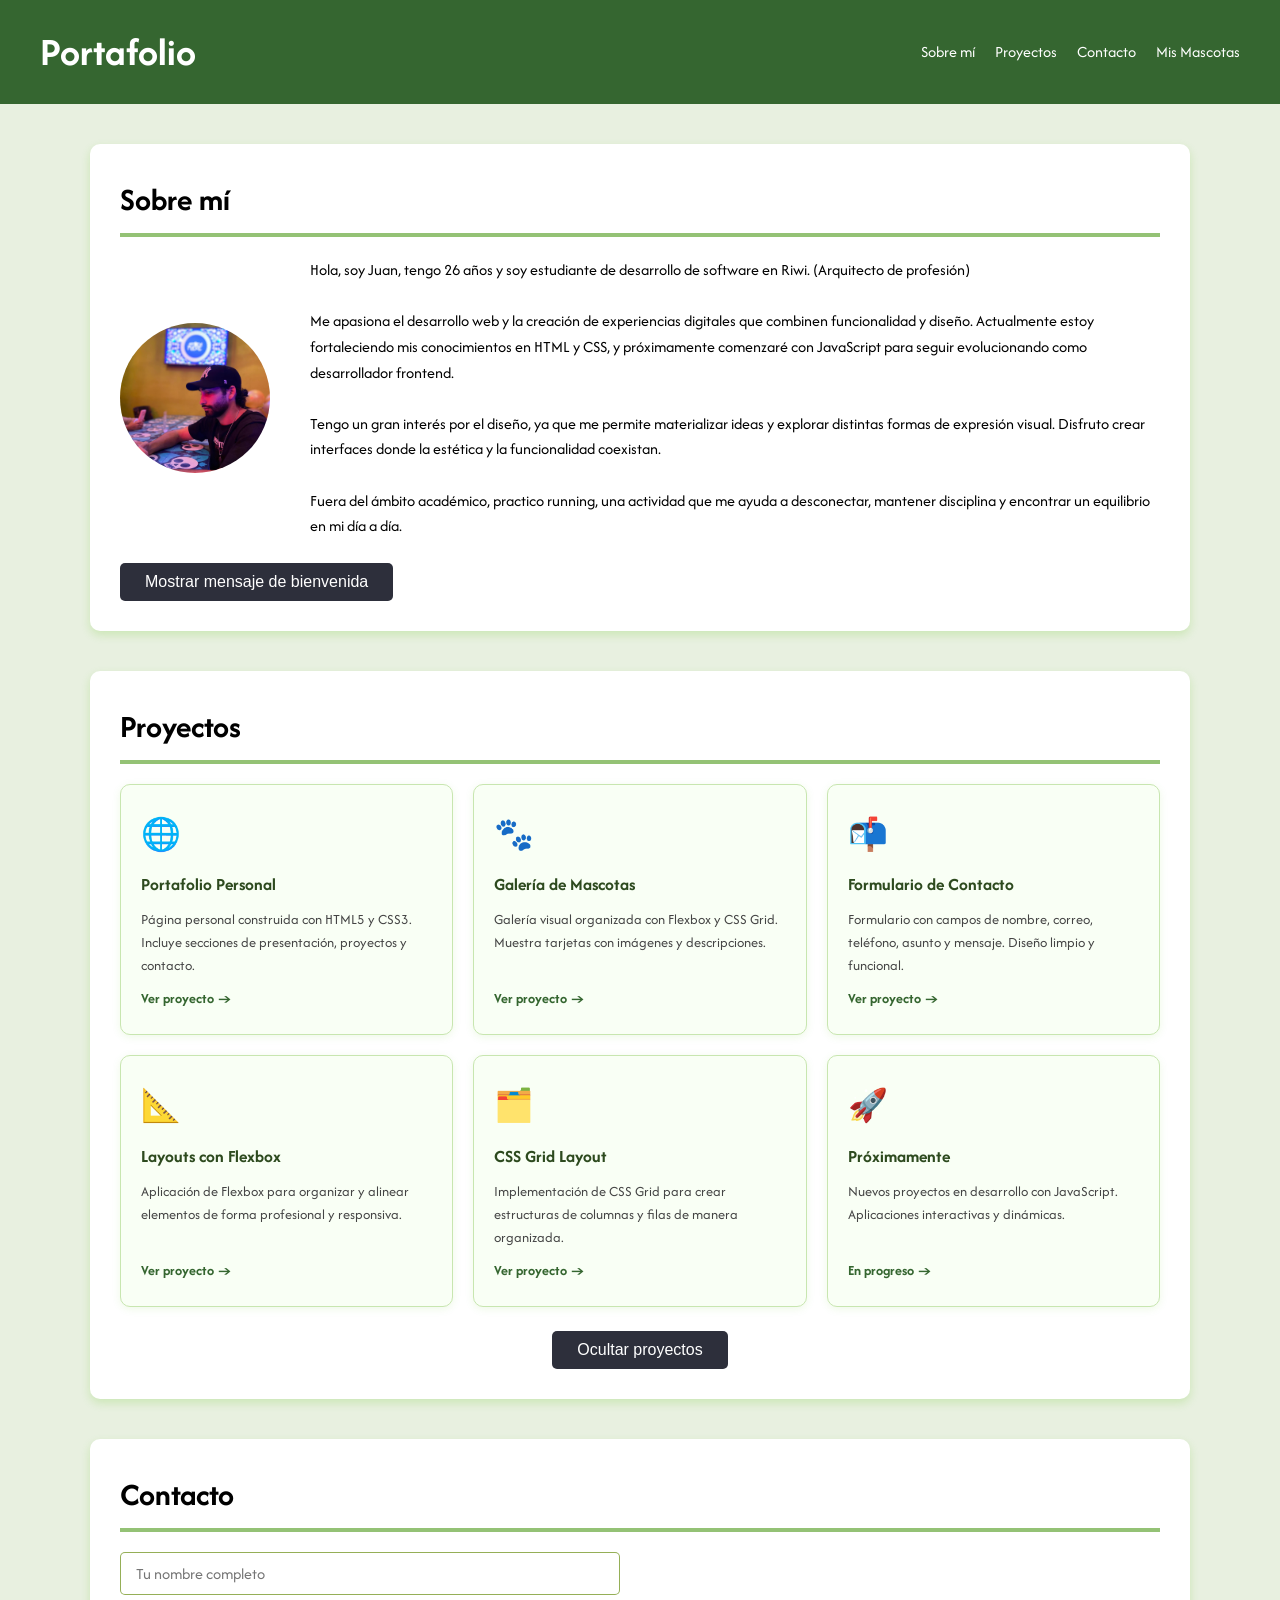
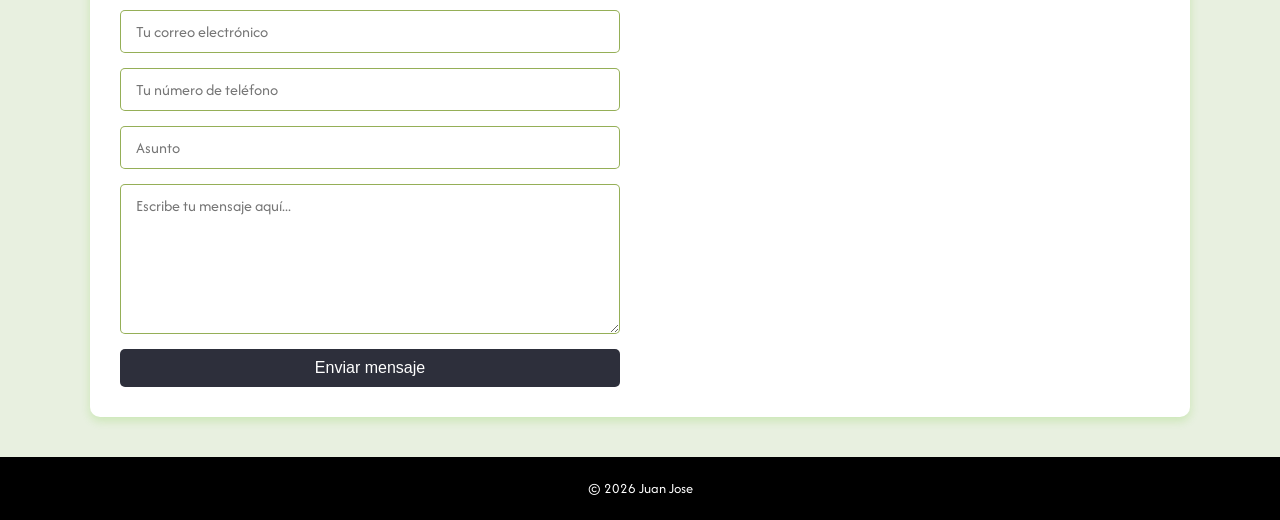
<file: index3.html>
<!DOCTYPE html>
<html lang="es">
<head>
  <meta charset="UTF-8">
  <meta name="viewport" content="width=device-width, initial-scale=1.0">
  <title>Mi Portafolio | JJBLL99</title>
  <link href="https://fonts.googleapis.com/css2?family=Afacad&display=swap" rel="stylesheet">
  <link rel="stylesheet" href="styles3.css">
</head>

<body>

  <!-- ||||||||||||||||||||||||||||||||||||
    ENCABEZADO: nombre y menú de navegación
    Flexbox: nombre izquierda, menú derecha
  ||||||||||||||||||||||||||||||||||||||||| -->
  <header class="encabezado">
    <h1 class="nombre-pagina">Portafolio</h1>
    <nav class="menu">
      <a href="#sobre-mi">Sobre mí</a>
      <a href="#proyectos">Proyectos</a>
      <a href="#contacto">Contacto</a>
      <a href="mascotas3.html">Mis Mascotas</a>
    </nav>
  </header>

  <!-- |||||||||||||||||||||||||||||||||||||
    SECCIÓN: Sobre mí
    Flexbox: imagen izquierda, texto derecha
  |||||||||||||||||||||||||||||||||||||||||| -->
  <section id="sobre-mi" class="seccion">
    <h2 class="titulo-seccion">Sobre mí</h2>

    <div class="sobre-mi-contenido">
      <img src="imagenes/JJ.jpeg" alt="Mi foto" class="foto-perfil">
      <p>Hola, soy Juan, tengo 26 años y soy estudiante de desarrollo de software en Riwi. (Arquitecto de profesión)<br><br>
        Me apasiona el desarrollo web y la creación de experiencias digitales que combinen funcionalidad y diseño. Actualmente estoy fortaleciendo mis conocimientos en HTML y CSS, y próximamente comenzaré con JavaScript para seguir evolucionando como desarrollador frontend.<br><br>
        Tengo un gran interés por el diseño, ya que me permite materializar ideas y explorar distintas formas de expresión visual. Disfruto crear interfaces donde la estética y la funcionalidad coexistan.<br><br>
        Fuera del ámbito académico, practico running, una actividad que me ayuda a desconectar, mantener disciplina y encontrar un equilibrio en mi día a día.</p>
    </div>

    <!-- BOTÓN DE INTERACTIVIDAD (JavaScript) -->
    <div style="margin-top: 1.5rem;">
      <button class="boton" id="btn-mensaje">Mostrar mensaje de bienvenida</button>
      <p id="mensaje-bienvenida" style="display: none; margin-top: 1rem; color: #356630; font-weight: bold;">
        ¡Bienvenido a mi portafolio! Gracias por visitarlo 👋
      </p>
    </div>
  </section>

  <!-- |||||||||||||||||||||||||||||||
    SECCIÓN: Proyectos
    CSS Grid: 3 columnas en escritorio
  |||||||||||||||||||||||||||||||||||| -->
  <section id="proyectos" class="seccion">
    <h2 class="titulo-seccion">Proyectos</h2>

    <div class="grid-proyectos">

      <div class="tarjeta-proyecto">
        <div class="tarjeta-icono">🌐</div>
        <h3 class="tarjeta-titulo">Portafolio Personal</h3>
        <p class="tarjeta-descripcion">Página personal construida con HTML5 y CSS3. Incluye secciones de presentación, proyectos y contacto.</p>
        <a href="#sobre-mi" class="tarjeta-enlace">Ver proyecto →</a>
      </div>

      <div class="tarjeta-proyecto">
        <div class="tarjeta-icono">🐾</div>
        <h3 class="tarjeta-titulo">Galería de Mascotas</h3>
        <p class="tarjeta-descripcion">Galería visual organizada con Flexbox y CSS Grid. Muestra tarjetas con imágenes y descripciones.</p>
        <a href="mascotas3.html" class="tarjeta-enlace">Ver proyecto →</a>
      </div>

      <div class="tarjeta-proyecto">
        <div class="tarjeta-icono">📬</div>
        <h3 class="tarjeta-titulo">Formulario de Contacto</h3>
        <p class="tarjeta-descripcion">Formulario con campos de nombre, correo, teléfono, asunto y mensaje. Diseño limpio y funcional.</p>
        <a href="#contacto" class="tarjeta-enlace">Ver proyecto →</a>
      </div>

      <div class="tarjeta-proyecto">
        <div class="tarjeta-icono">📐</div>
        <h3 class="tarjeta-titulo">Layouts con Flexbox</h3>
        <p class="tarjeta-descripcion">Aplicación de Flexbox para organizar y alinear elementos de forma profesional y responsiva.</p>
        <a href="#" class="tarjeta-enlace">Ver proyecto →</a>
      </div>

      <div class="tarjeta-proyecto">
        <div class="tarjeta-icono">🗂️</div>
        <h3 class="tarjeta-titulo">CSS Grid Layout</h3>
        <p class="tarjeta-descripcion">Implementación de CSS Grid para crear estructuras de columnas y filas de manera organizada.</p>
        <a href="#" class="tarjeta-enlace">Ver proyecto →</a>
      </div>

      <div class="tarjeta-proyecto">
        <div class="tarjeta-icono">🚀</div>
        <h3 class="tarjeta-titulo">Próximamente</h3>
        <p class="tarjeta-descripcion">Nuevos proyectos en desarrollo con JavaScript. Aplicaciones interactivas y dinámicas.</p>
        <a href="#" class="tarjeta-enlace">En progreso →</a>
      </div>

    </div>

    <!-- BOTÓN: muestra/oculta la sección de proyectos -->
    <div style="margin-top: 1.5rem; text-align: center;">
      <button class="boton" id="btn-proyectos">Ocultar proyectos</button>
    </div>
  </section>

  <!-- |||||||||||||||
    SECCIÓN: Contacto
  |||||||||||||||||||| -->
  <section id="contacto" class="seccion">
    <h2 class="titulo-seccion">Contacto</h2>

    <form class="formulario">
      <input type="text" placeholder="Tu nombre completo" class="campo">
      <input type="email" placeholder="Tu correo electrónico" class="campo">
      <input type="tel" placeholder="Tu número de teléfono" class="campo">
      <input type="text" placeholder="Asunto" class="campo">
      <textarea placeholder="Escribe tu mensaje aquí..." class="campo area-mensaje"></textarea>
      <button type="submit" class="boton">Enviar mensaje</button>
    </form>
  </section>

  <!-- PIE DE PÁGINA -->
  <footer class="pie">
    <p>© 2026 Juan Jose</p>
  </footer>

  <!-- |||||||||||||||||||||||||||||||||||||||||||||||
    JAVASCRIPT: se enlaza justo antes de cerrar body
    El archivo script.js agrega interactividad básica
  |||||||||||||||||||||||||||||||||||||||||||||||||||| -->
  <script src="script.js"></script>

</body>
</html>
</file>
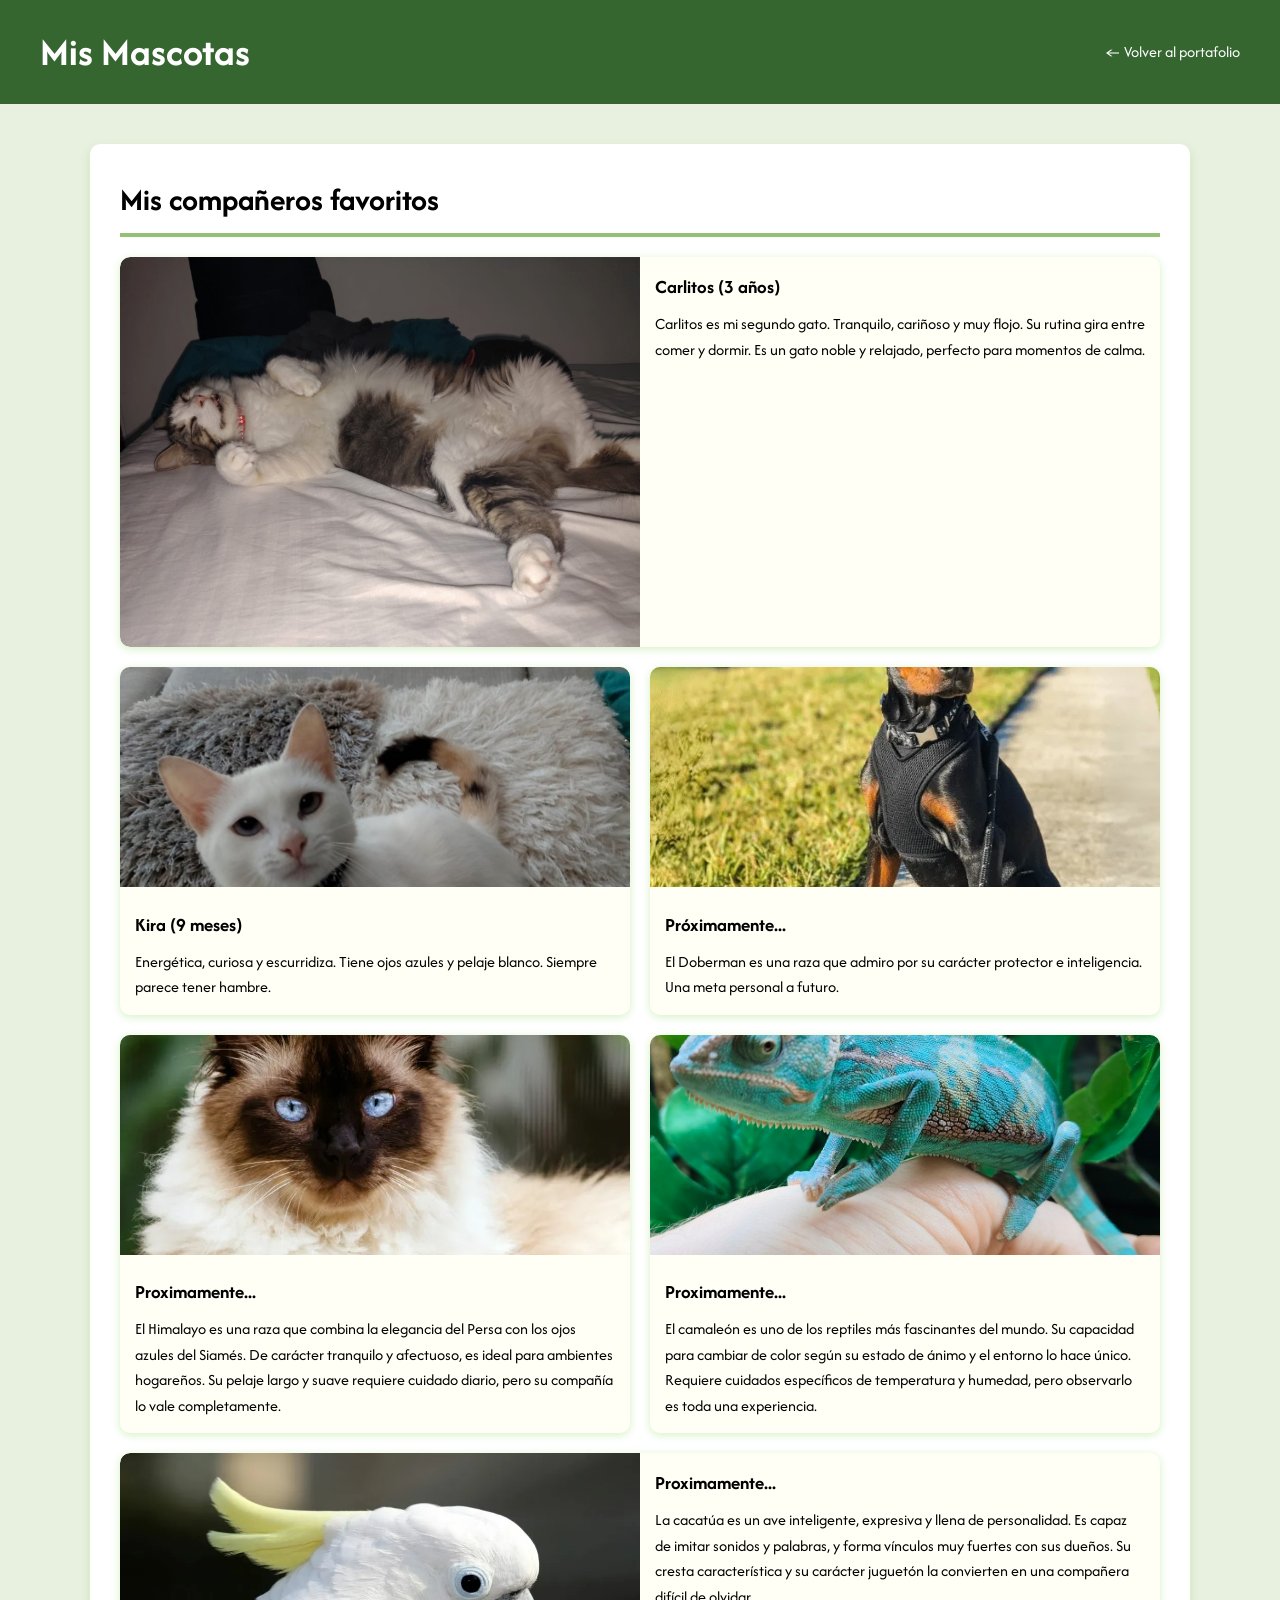
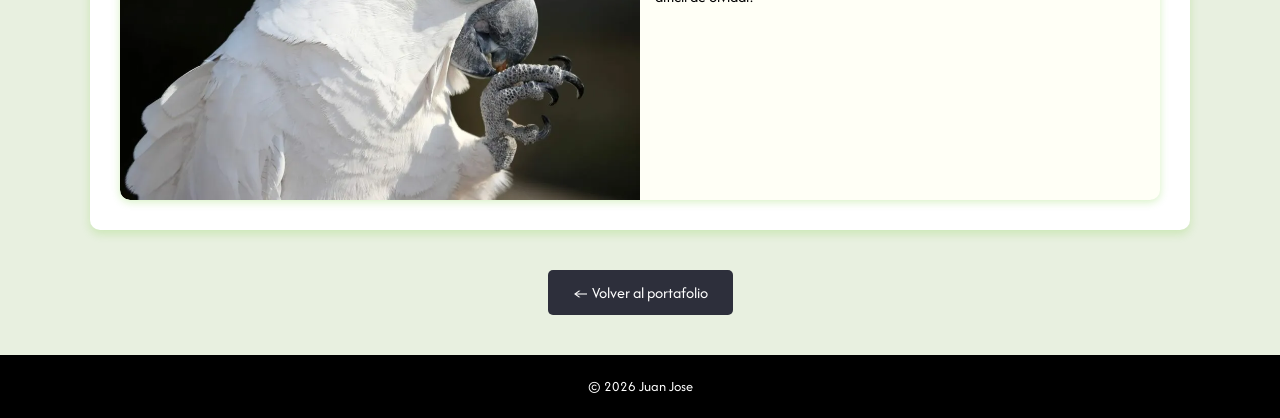
<file: mascotas3.html>
<!DOCTYPE html>
<html lang="es">
<head>
  <meta charset="UTF-8">
  <meta name="viewport" content="width=device-width, initial-scale=1.0">
  <title>Mis Mascotas</title>
  <link href="https://fonts.googleapis.com/css2?family=Afacad&display=swap" rel="stylesheet">
  <link rel="stylesheet" href="styles3.css">
</head>

<body>

  <!-- ENCABEZADO -->
  <header class="encabezado">
    <h1 class="nombre-pagina">Mis Mascotas</h1>
    <nav class="menu">
      <a href="index3.html">← Volver al portafolio</a>
    </nav>
  </header>

  <!-- ||||||||||||||||||||||||||||||||||||||
    GALERÍA: CSS Grid mosaico
    6 imágenes - responsiva con media queries
  ||||||||||||||||||||||||||||||||||||||||||| -->
  <section class="seccion">
    <h2 class="titulo-seccion">Mis compañeros favoritos</h2>

    <div class="galeria-grid">

      <!-- TARJETA 1 - grande (ocupa 2 columnas) -->
      <article class="tarjeta-mascota tarjeta-grande">
        <img src="imagenes/CARLITOS.jpeg" alt="Carlitos" class="imagen-mascota">
        <div class="tarjeta-info">
          <h3 class="nombre-mascota">Carlitos (3 años)</h3>
          <p>Carlitos es mi segundo gato. Tranquilo, cariñoso y muy flojo. Su rutina gira entre comer y dormir. Es un gato noble y relajado, perfecto para momentos de calma.</p>
        </div>
      </article>

      <!-- TARJETA 2 -->
      <article class="tarjeta-mascota">
        <img src="imagenes/KIRA.jpeg" alt="Kira" class="imagen-mascota">
        <div class="tarjeta-info">
          <h3 class="nombre-mascota">Kira (9 meses)</h3>
          <p>Energética, curiosa y escurridiza. Tiene ojos azules y pelaje blanco. Siempre parece tener hambre.</p>
        </div>
      </article>

      <!-- TARJETA 3 -->
      <article class="tarjeta-mascota">
        <img src="imagenes/DOBERMAN.webp" alt="Doberman" class="imagen-mascota">
        <div class="tarjeta-info">
          <h3 class="nombre-mascota">Próximamente...</h3>
          <p>El Doberman es una raza que admiro por su carácter protector e inteligencia. Una meta personal a futuro.</p>
        </div>
      </article>

      <!-- TARJETA 4 -->
      <article class="tarjeta-mascota">
        <img src="imagenes/GATO-HIMALAYO.webp" alt="Gato Himalayo" class="imagen-mascota">
        <div class="tarjeta-info">
          <h3 class="nombre-mascota">Proximamente...</h3>
          <p>El Himalayo es una raza que combina la elegancia del Persa con los ojos azules del Siamés. 
          De carácter tranquilo y afectuoso, es ideal para ambientes hogareños. Su pelaje largo y suave requiere 
          cuidado diario, pero su compañía lo vale completamente.</p>
        </div>
      </article>

      <!-- TARJETA 5 -->
      <article class="tarjeta-mascota">
        <img src="imagenes/CAMALEON.jpg" alt="Camaleón" class="imagen-mascota">
        <div class="tarjeta-info">
          <h3 class="nombre-mascota">Proximamente...</h3>
          <p>El camaleón es uno de los reptiles más fascinantes del mundo. Su capacidad para cambiar 
          de color según su estado de ánimo y el entorno lo hace único. Requiere cuidados específicos de temperatura 
          y humedad, pero observarlo es toda una experiencia.</p>
        </div>
      </article>

      <!-- TARJETA 6 - grande (ocupa 2 columnas) -->
      <article class="tarjeta-mascota tarjeta-grande">
        <img src="imagenes/CACATUA.webp" alt="Cacatúa" class="imagen-mascota">
        <div class="tarjeta-info">
          <h3 class="nombre-mascota">Proximamente...</h3>
          <p>La cacatúa es un ave inteligente, expresiva y llena de personalidad. Es capaz de imitar 
          sonidos y palabras, y forma vínculos muy fuertes con sus dueños. Su cresta característica y su carácter 
          juguetón la convierten en una compañera difícil de olvidar.</p>
        </div>
      </article>    

    </div>
  </section>

  <!-- ENLACE de regreso -->
  <div class="contenedor-enlace">
    <a href="index3.html" class="boton">← Volver al portafolio</a>
  </div>

  <!-- PIE DE PÁGINA -->
  <footer class="pie">
    <p>© 2026 Juan Jose</p>
  </footer>

  <script src="script.js"></script>

</body>
</html>
</file>
<file: styles.css>
/* ||||||||||||||||||||||||||||||||||||||||||||||||||||||||||||||
   Archivo: styles.css
   Paleta: Verde oscuro (#356630), negro, blanco, cobre (#b87333)
   Fuentes: Playfair Display (títulos) + Afacad (cuerpo)
   |||||||||||||||||||||||||||||||||||||||||||||||||||||||||||||| */

/* |||||||||||||||||||||||||||||||||||||||||||||
   VARIABLES CSS: Paleta y fuentes centralizadas
   Cambia aquí y aplica en todo el sitio
   ||||||||||||||||||||||||||||||||||||||||||||| */
:root {
  --verde:     #356630;
  --verde-claro: #4a8f42;
  --negro:     #0e0e0e;
  --negro-suave: #1c1c1c;
  --blanco:    #ffffff;
  --crema:     #f5f0e8;
  --cobre:     #b87333;
  --cobre-claro: #d4945a;
  --gris-texto: #333333;
}

/* |||||||||||||||||||||||||||||||||||||||||||||||||||
   RESET BÁSICO: quita márgenes y rellenos por defecto
   ||||||||||||||||||||||||||||||||||||||||||||||||||| */
* {
  margin: 0;
  padding: 0;
  box-sizing: border-box;
}

/* ||||||||||||||||||||||||||
   ESTILOS GENERALES DEL BODY
   |||||||||||||||||||||||||| */
body {
  font-family: 'Afacad', sans-serif;
  background-color: var(--negro);
  color: var(--gris-texto);
  line-height: 1.7;
}

/* ||||||||||||||||||||||||||||||||||||||||||||||
   ENCABEZADO (header)
   Flexbox: logo a la izquierda, nav a la derecha
   |||||||||||||||||||||||||||||||||||||||||||||| */
.encabezado {
  background-color: var(--negro-suave);
  padding: 18px 40px;
  display: flex;
  justify-content: space-between;
  align-items: center;
  position: sticky;       /* Se queda fijo al hacer scroll */
  top: 0;
  z-index: 100;
  border-bottom: 1px solid var(--cobre);
}

/* LOGO */
.logo {
  display: flex;
  flex-direction: column;
  line-height: 1.1;
}

.logo-fusion {
  font-family: 'Playfair Display', serif;
  font-size: 1.4rem;
  font-style: italic;
  color: var(--cobre-claro);
}

.logo-gourmet {
  font-family: 'Playfair Display', serif;
  font-size: 1.8rem;
  font-weight: 700;
  color: var(--blanco);
  letter-spacing: 2px;
}

.logo-sub {
  font-size: 0.65rem;
  color: var(--cobre);
  letter-spacing: 3px;
}

/* MENÚ DE NAVEGACIÓN (desktop) */
.menu {
  display: flex;
  gap: 28px;
}

.menu a {
  color: var(--blanco);
  text-decoration: none;
  font-size: 0.85rem;
  letter-spacing: 1.5px;
  text-transform: uppercase;
  transition: color 0.3s;
}

.menu a:hover {
  color: var(--cobre-claro);
}

/* ||||||||||||||||||||||||||||||||||||||||||||||||||||||||||||
   MENÚ HAMBURGUESA (responsive - solo CSS, sin JavaScript)
   Funciona con un checkbox oculto + label que actúa como botón
   |||||||||||||||||||||||||||||||||||||||||||||||||||||||||||| */

/* Oculta el checkbox real */
.menu-toggle-checkbox {
  display: none;
}

/* El ícono de tres líneas: visible solo en móvil */
.hamburguesa {
  display: none;            /* Oculto en desktop, se muestra en móvil */
  flex-direction: column;
  gap: 5px;
  cursor: pointer;
}

/* Cada línea del ícono hamburguesa */
.hamburguesa span {
  display: block;
  width: 24px;
  height: 2px;
  background-color: var(--blanco);
}

/* El menú móvil: oculto por defecto */
.menu-movil {
  display: none;
}

/* ||||||||||||||||||||||||||||||||||||||||||||||||||||||||
   SECCIÓN HERO (inicio)
   Imagen de fondo con overlay oscuro + contenido centrado
   ||||||||||||||||||||||||||||||||||||||||||||||||||||||| */
.hero {
  /* Fondo simulado con gradiente (reemplazar por imagen real) */
  background:
    linear-gradient(
      to bottom,
      rgba(0,0,0,0.65) 0%,
      rgba(14, 14, 14, 0.85) 100%
    ),
    /* Imagen real: background-image: url('imagenes/hero.jpg'); */
    linear-gradient(135deg, #2a1a0a 0%, #1a2a0a 50%, #0a1a1a 100%);
  background-size: cover;
  background-position: center;

  min-height: 90vh;            /* Ocupa casi toda la pantalla */
  display: flex;
  align-items: center;
  justify-content: center;
  text-align: center;
  padding: 60px 20px;
}

.hero-contenido {
  max-width: 750px;
}

/* ANIMACIÓN de entrada: aparece desde abajo */
@keyframes aparecer {
  from {
    opacity: 0;
    transform: translateY(30px);
  }
  to {
    opacity: 1;
    transform: translateY(0);
  }
}

.hero-etiqueta {
  font-size: 0.8rem;
  letter-spacing: 4px;
  text-transform: uppercase;
  color: var(--cobre);
  margin-bottom: 20px;
  animation: aparecer 0.8s ease both;
}

.hero-titulo {
  font-family: 'Playfair Display', serif;
  font-size: 4.5rem;
  font-style: italic;
  color: var(--blanco);
  line-height: 1.1;
  margin-bottom: 20px;
  animation: aparecer 0.8s ease 0.2s both;  /* 0.2s de retraso */
}

.hero-subtitulo {
  font-size: 1.15rem;
  color: rgba(255,255,255,0.75);
  margin-bottom: 40px;
  animation: aparecer 0.8s ease 0.4s both;  /* 0.4s de retraso */
}

/* |||||||||||||||||||||||||||||||||||||||||||||||
   BOTÓN PRINCIPAL (reutilizable en todo el sitio)
   ||||||||||||||||||||||||||||||||||||||||||||||| */
.boton {
  display: inline-block;
  background-color: var(--cobre);
  color: var(--blanco);
  padding: 14px 36px;
  border-radius: 2px;
  text-decoration: none;
  font-size: 0.85rem;
  letter-spacing: 2px;
  text-transform: uppercase;
  transition: background-color 0.3s, transform 0.2s;
  animation: aparecer 0.8s ease 0.6s both;
}

.boton:hover {
  background-color: var(--cobre-claro);
  transform: translateY(-2px);    /* Sube ligeramente al pasar el mouse */
}

/* |||||||||||||||||||
   SECCIONES GENERALES
   ||||||||||||||||||| */
.seccion {
  padding: 80px 40px;
}

/* Variante oscura (fondo negro) */
.fondo-oscuro {
  background-color: var(--negro-suave);
}

/* Variante crema (fondo claro) */
.fondo-crema {
  background-color: var(--crema);
}

/* El fondo por defecto de las secciones sin clase especial */
.seccion:not(.fondo-oscuro):not(.fondo-crema) {
  background-color: var(--blanco);
}

.titulo-seccion {
  font-family: 'Playfair Display', serif;
  font-size: 2.5rem;
  font-style: italic;
  color: var(--negro);
  text-align: center;
  margin-bottom: 10px;
}

/* Versión clara del título (para fondos oscuros) */
.titulo-seccion.claro {
  color: var(--blanco);
}

.subtitulo-seccion {
  text-align: center;
  font-size: 0.85rem;
  letter-spacing: 3px;
  text-transform: uppercase;
  color: var(--cobre);
  margin-bottom: 50px;
}

/* |||||||||||||||||||||||||||||||||||||||
   TABLA DE HORARIOS
   Centrada con scroll horizontal en móvil
   ||||||||||||||||||||||||||||||||||||||| */
.tabla-contenedor {
  overflow-x: auto;      /* En pantallas pequeñas aparece scroll horizontal */
  max-width: 900px;
  margin: 0 auto;
}

.tabla-horarios {
  width: 100%;
  border-collapse: collapse;
  font-size: 0.95rem;
}

/* Encabezado de la tabla */
.tabla-horarios thead {
  background-color: var(--cobre);
  color: var(--blanco);
}

.tabla-horarios th {
  padding: 14px 20px;
  text-align: left;
  letter-spacing: 1px;
  font-weight: 500;
}

/* Filas del cuerpo */
.tabla-horarios tbody tr {
  border-bottom: 1px solid rgba(255,255,255,0.1);
  transition: background-color 0.2s;
}

.tabla-horarios tbody tr:hover {
  background-color: rgba(184, 115, 51, 0.1);   /* Hover con tono cobre suave */
}

.tabla-horarios td {
  padding: 14px 20px;
  color: rgba(255,255,255,0.85);
}

/* Botón dentro de la tabla */
.boton-tabla {
  display: inline-block;
  background-color: var(--verde);
  color: var(--blanco);
  padding: 6px 16px;
  border-radius: 2px;
  text-decoration: none;
  font-size: 0.78rem;
  letter-spacing: 1px;
  text-transform: uppercase;
  transition: background-color 0.3s;
}

.boton-tabla:hover {
  background-color: var(--verde-claro);
}

/* |||||||||||||||||||||||||||||||||
   GRID DE CHEFS
   3 columnas en desktop, 1 en móvil
   ||||||||||||||||||||||||||||||||| */
.grid-chefs {
  display: grid;
  grid-template-columns: repeat(3, 1fr);   /* 3 columnas iguales */
  gap: 30px;
  max-width: 1000px;
  margin: 0 auto;
}

/* TARJETA de cada chef */
.tarjeta-chef {
  background-color: var(--crema);
  border-radius: 4px;
  overflow: hidden;
  text-align: center;
  padding-bottom: 25px;

  /* ANIMACIÓN: efecto de levantarse al hacer hover */
  transition: transform 0.3s, box-shadow 0.3s;
}

.tarjeta-chef:hover {
  transform: translateY(-8px);
  box-shadow: 0 15px 30px rgba(0,0,0,0.15);
}

/* Foto del chef: simulada con color de fondo (reemplazar por <img>) */
.foto-chef {
  width: 100%;
  height: 220px;
  background-color: #888;
  background-size: cover;
  background-position: center top;
}

/* Colores placeholder para cada chef (reemplazar por imágenes reales) */
.foto-chef-1 { background-image: url('fotos/Chef-1.jpg'); background-size: cover; background-position: center; }
.foto-chef-2 { background-image: url('fotos/Chef-2.jpg'); background-size: cover; background-position: center; }
.foto-chef-3 { background-image: url('fotos/Chef-3.jpg'); background-size: cover; background-position: center; }

.nombre-chef {
  font-family: 'Playfair Display', serif;
  font-size: 1.3rem;
  color: var(--negro);
  margin: 18px 15px 5px;
}

.especialidad {
  font-size: 0.78rem;
  letter-spacing: 2px;
  color: var(--cobre);
  margin-bottom: 12px;
}

.bio-chef {
  font-size: 0.9rem;
  color: var(--gris-texto);
  padding: 0 20px;
  line-height: 1.6;
}

/* ||||||||||||||||||||||||||||||||||||||||||||||||||||||||||
   SECCIÓN SOBRE EL FESTIVAL
   Flexbox: texto a la izquierda, patrocinadores a la derecha
   |||||||||||||||||||||||||||||||||||||||||||||||||||||||||| */
.sobre-contenido {
  display: flex;
  gap: 60px;
  max-width: 1000px;
  margin: 0 auto;
  align-items: flex-start;
}

.sobre-texto {
  flex: 2;              /* Toma el doble de espacio que patrocinadores */
}

.sobre-texto p {
  color: var(--gris-texto);
  margin-bottom: 15px;
  font-size: 1rem;
}

.sobre-patrocinadores {
  flex: 1;
}

/* Subtítulo de las listas */
.subtitulo-lista {
  font-family: 'Playfair Display', serif;
  font-size: 1.3rem;
  color: var(--negro);
  margin: 20px 0 12px;
  padding-bottom: 8px;
  border-bottom: 2px solid var(--cobre);
}

/* Lista de filosofía con puntos personalizados */
.lista-filosofia {
  list-style: none;
  padding: 0;
}

.lista-filosofia li {
  padding: 8px 0;
  border-bottom: 1px solid rgba(0,0,0,0.08);
  font-size: 0.95rem;
  color: var(--gris-texto);
}

/* Lista de patrocinadores */
.lista-patrocinadores {
  list-style: none;
  padding: 0;
}

.lista-patrocinadores li {
  padding: 10px 0;
  border-bottom: 1px solid rgba(0,0,0,0.08);
  font-size: 0.95rem;
  color: var(--gris-texto);
  letter-spacing: 0.5px;
}

.lista-patrocinadores li::before {
  content: "◆ ";          /* Decoración antes de cada patrocinador */
  color: var(--cobre);
  font-size: 0.7rem;
}

/* ||||||||||||||||||||||||||||||||||||||||||||||||||
   GALERÍA MULTIMEDIA
   CSS Grid con celdas de distintos tamaños (mosaico)
   |||||||||||||||||||||||||||||||||||||||||||||||||| */
.galeria {
  display: grid;
  grid-template-columns: repeat(3, 1fr);
  grid-template-rows: 220px 220px;
  gap: 12px;
  max-width: 1000px;
  margin: 0 auto 20px;
}

/* Foto normal */
.foto-galeria {
  background-color: #333;
  background-size: cover;
  background-position: center;
  border-radius: 3px;
  overflow: hidden;
  transition: transform 0.3s, filter 0.3s;
}

.foto-galeria:hover {
  transform: scale(1.02);
  filter: brightness(1.15);
}


/* Corrección para imágenes <img> en la galería */
.galeria img.foto-galeria {
  width: 100%;
  height: 100%;
  object-fit: cover;
  display: block;
}


/* Las fotos "grandes" ocupan 2 columnas */
.foto-galeria.grande {
  grid-column: span 2;
}

/* Colores placeholder para la galería */
.foto-g1 { background: linear-gradient(135deg, #2a1a0a, #5a3a1a); }
.foto-g2 { background: linear-gradient(135deg, #1a2a0a, #3a5a1a); }
.foto-g3 { background: linear-gradient(135deg, #0a1a2a, #1a3a5a); }
.foto-g4 { background: linear-gradient(135deg, #2a0a1a, #5a1a3a); }
.foto-g5 { background: linear-gradient(135deg, #1a1a0a, #3a3a1a); }

.nota-galeria {
  text-align: center;
  font-size: 0.75rem;
  letter-spacing: 2px;
  color: rgba(255,255,255,0.3);
}

/* ||||||||||||||||||||||
   FOOTER (pie de página)
   |||||||||||||||||||||| */
.pie {
  background-color: var(--negro);
  border-top: 1px solid var(--cobre);
  padding: 60px 40px 0;
}

.pie-contenido {
  display: grid;
  grid-template-columns: repeat(3, 1fr);
  gap: 40px;
  max-width: 1000px;
  margin: 0 auto;
}

.pie-logo {
  font-family: 'Playfair Display', serif;
  font-size: 1.6rem;
  font-style: italic;
  color: var(--cobre-claro);
  margin-bottom: 10px;
}

.pie-desc {
  font-size: 0.85rem;
  color: rgba(255,255,255,0.5);
}

.pie-titulo {
  font-size: 0.75rem;
  letter-spacing: 3px;
  text-transform: uppercase;
  color: var(--cobre);
  margin-bottom: 16px;
}

.pie-columna p {
  font-size: 0.9rem;
  color: rgba(255,255,255,0.6);
  margin-bottom: 6px;
}

/* Lista de redes sociales en el footer */
.lista-redes {
  list-style: none;
  padding: 0;
}

.lista-redes li {
  margin-bottom: 8px;
}

.lista-redes a {
  color: rgba(255,255,255,0.6);
  text-decoration: none;
  font-size: 0.9rem;
  transition: color 0.3s;
}

.lista-redes a:hover {
  color: var(--cobre-claro);
}

/* Línea de copyright */
.pie-copy {
  text-align: center;
  padding: 25px 0;
  margin-top: 40px;
  border-top: 1px solid rgba(255,255,255,0.08);
  font-size: 0.8rem;
  color: rgba(255,255,255,0.3);
  letter-spacing: 1px;
}

/* ||||||||||||||||||||||||||||||||||||||||||||||||||||||||||
   MEDIA QUERIES - DISEÑO RESPONSIVO
   Se activan cuando la pantalla es menor a 1024px y a 600px
   |||||||||||||||||||||||||||||||||||||||||||||||||||||||||| */

/* ---- TABLET: pantallas hasta 1024px ---- */
@media (max-width: 1024px) {

  .hero-titulo {
    font-size: 3rem;
  }

  .grid-chefs {
    grid-template-columns: repeat(2, 1fr);   /* 2 columnas en tablet */
  }

  .sobre-contenido {
    flex-direction: column;     /* Apila texto y patrocinadores */
    gap: 30px;
  }

  .pie-contenido {
    grid-template-columns: repeat(2, 1fr);   /* 2 columnas en footer */
  }
}

/* ---- MÓVIL: pantallas hasta 600px ---- */
@media (max-width: 600px) {

  /* Header: más compacto */
  .encabezado {
    padding: 15px 20px;
    flex-wrap: wrap;
    position: relative;
  }

  /* Oculta el menú desktop */
  .menu {
    display: none;
  }

  /* Muestra el ícono hamburguesa */
  .hamburguesa {
    display: flex;
  }

  /* Menú móvil: ocupa toda la pantalla cuando el checkbox está activo */
  .menu-toggle-checkbox:checked ~ .menu-movil {
    display: flex;
    flex-direction: column;
    width: 100%;
    padding: 15px 0;
    gap: 0;
  }

  .menu-movil a {
    color: var(--blanco);
    text-decoration: none;
    padding: 12px 20px;
    font-size: 1rem;
    border-bottom: 1px solid rgba(255,255,255,0.08);
    letter-spacing: 1px;
  }

  .menu-movil a:hover {
    background-color: rgba(255,255,255,0.05);
  }

  /* Hero más compacto */
  .hero {
    min-height: 70vh;
    padding: 80px 20px 60px;
  }

  .hero-titulo {
    font-size: 2.5rem;
  }

  /* Secciones con menos padding */
  .seccion {
    padding: 50px 20px;
  }

  .titulo-seccion {
    font-size: 2rem;
  }

  /* Chefs: 1 columna en móvil */
  .grid-chefs {
    grid-template-columns: 1fr;
  }

  /* Galería: 2 columnas en móvil, sin mosaico */
  .galeria {
    grid-template-columns: repeat(2, 1fr);
    grid-template-rows: auto;
  }

  /* Quita el span 2 en móvil para que todas las fotos sean iguales */
  .foto-galeria.grande {
    grid-column: span 1;
  }

  /* Footer: 1 columna en móvil */
  .pie-contenido {
    grid-template-columns: 1fr;
    gap: 30px;
  }

  .pie {
    padding: 40px 20px 0;
  }
}
</file>
<file: styles3.css>
/* =============================================
   VARIABLES GLOBALES (:root)
   Define colores y tipografía en un solo lugar.
   Para cambiar un color, solo se edita aquí.
   ============================================= */
:root {
  --color-primario: #356630;       /* Verde oscuro principal */
  --color-secundario: #2d2f3b;     /* Gris oscuro para botones */
  --color-fondo: #70a33f28;        /* Fondo verde muy suave */
  --color-blanco: #ffffff;
  --color-negro: #000000;
  --color-amarillo: rgb(255, 217, 0);
  --color-borde: #509b1e9c;
  --color-sombra: #58c51033;
  --fuente-principal: 'Afacad', sans-serif;
  --radio-borde: 10px;             /* Bordes redondeados estándar */
}

/* =============================================
   RESET Y ESTILOS GENERALES
   ============================================= */
* {
  margin: 0;
  padding: 0;
  box-sizing: border-box;
}

body {
  font-family: var(--fuente-principal);
  background-color: var(--color-fondo);
  color: var(--color-negro);
  line-height: 1.6;
  font-size: 1rem; /* Tamaño base relativo */
}

/* =============================================
   IMÁGENES RESPONSIVAS
   max-width: 100% → nunca se salen de su contenedor
   height: auto → mantienen proporción
   ============================================= */
img {
  max-width: 100%;
  height: auto;
}

/* =============================================
   ENCABEZADO
   Flexbox: nombre izquierda, menú derecha
   ============================================= */
.encabezado {
  background-color: var(--color-primario);
  color: var(--color-blanco);
  padding: 1.25rem 2.5rem; /* rem en vez de px */
  display: flex;
  justify-content: space-between;
  align-items: center;
}

.nombre-pagina {
  font-size: 2.5rem; /* rem: escala con el tamaño base */
  font-weight: bold;
}

/* =============================================
   MENÚ DE NAVEGACIÓN
   Flexbox: enlaces en fila
   ============================================= */
.menu {
  display: flex;
  gap: 1.25rem; /* rem en vez de px */
}

.menu a {
  color: var(--color-blanco);
  text-decoration: none;
  font-size: 1rem;
}

.menu a:hover {
  color: var(--color-amarillo);
  text-decoration: underline;
}

/* =============================================
   SECCIONES
   ============================================= */
.seccion {
  max-width: 1100px;
  margin: 2.5rem auto; /* rem */
  padding: 1.875rem;   /* rem */
  background-color: var(--color-blanco);
  border-radius: var(--radio-borde);
  box-shadow: 0 4px 10px var(--color-sombra);
}

.titulo-seccion {
  font-size: 2rem;
  color: var(--color-negro);
  margin-bottom: 1.25rem;
  border-bottom: 4px solid var(--color-borde);
  padding-bottom: 0.5rem;
}

/* =============================================
   SECCIÓN SOBRE MÍ
   Flexbox: imagen izquierda, texto derecha
   ============================================= */
.sobre-mi-contenido {
  display: flex;
  align-items: center;
  gap: 2.5rem;
}

.foto-perfil {
  width: 150px;
  height: 150px;
  object-fit: cover;
  border-radius: 50%;
  flex-shrink: 0;
}

/* ANIMACIÓN: foto flotante */
@keyframes flotar {
  0%   { transform: translateY(-15px); }
  50%  { transform: translateY(15px); }
  100% { transform: translateY(-15px); }
}

/* animation: flotar → nombre | 8s → duración | ease-in-out → suave | infinite → sin fin */
.foto-perfil {
  animation: flotar 8s ease-in-out infinite;
}

/* =============================================
   SECCIÓN PROYECTOS
   CSS Grid: 3 columnas en escritorio
   ============================================= */
.grid-proyectos {
  display: grid;
  grid-template-columns: repeat(3, 1fr);
  gap: 1.25rem;
}

/* Tarjeta de proyecto - Flexbox en columna */
.tarjeta-proyecto {
  background-color: #f9fff5;
  border: 1px solid #c8e6b0;
  border-radius: var(--radio-borde);
  padding: 1.5rem 1.25rem;
  box-shadow: 0 2px 8px #58c5101a;
  display: flex;
  flex-direction: column;
  gap: 0.625rem;
}

.tarjeta-proyecto:hover {
  box-shadow: 0 6px 20px var(--color-sombra);
  transform: translateY(-3px);
}

.tarjeta-icono {
  font-size: 2rem;
}

.tarjeta-titulo {
  font-size: 1.1rem;
  color: #2d4a1e;
  font-weight: bold;
}

.tarjeta-descripcion {
  font-size: 0.9rem;
  color: #444;
  flex-grow: 1;
}

.tarjeta-enlace {
  color: var(--color-primario);
  text-decoration: none;
  font-size: 0.9rem;
  font-weight: bold;
}

.tarjeta-enlace:hover {
  color: var(--color-amarillo);
}

/* =============================================
   FORMULARIO DE CONTACTO
   Flexbox: campos en columna
   ============================================= */
.formulario {
  display: flex;
  flex-direction: column;
  gap: 0.9375rem;
  max-width: 500px;
}

/* Estilos comunes para campos y textarea */
.campo {
  padding: 0.625rem 0.9375rem;
  border: 1px solid #85a33ddc;
  border-radius: 5px;
  font-size: 1rem;
  font-family: inherit;
}

.campo:focus {
  outline: none;
  border-color: var(--color-negro);
}

.area-mensaje {
  height: 150px;
  resize: vertical;
}

/* =============================================
   BOTÓN - estilos comunes
   Usado en formulario, enlace y JavaScript
   ============================================= */
.boton {
  display: inline-block;
  background-color: var(--color-secundario);
  color: var(--color-blanco);
  padding: 0.625rem 1.5625rem;
  border: none;
  border-radius: 5px;
  font-size: 1rem;
  cursor: pointer;
  text-decoration: none;
}

.boton:hover {
  background-color: var(--color-primario);
}

/* =============================================
   GALERÍA DE MASCOTAS
   CSS Grid: mosaico 2 columnas en escritorio
   ============================================= */
.galeria-grid {
  display: grid;
  grid-template-columns: repeat(2, 1fr);
  gap: 1.25rem;
}

.tarjeta-mascota {
  background-color: rgb(255, 255, 246);
  border-radius: var(--radio-borde);
  box-shadow: 0 2px 8px #58c5103f;
  overflow: hidden;
}

/* Tarjeta grande: ocupa 2 columnas */
.tarjeta-grande {
  grid-column: span 2;
  display: flex;
  flex-direction: row;
}

.tarjeta-grande .imagen-mascota {
  width: 50%;
  height: 100%;
  border-radius: var(--radio-borde) 0 0 var(--radio-borde);
}

.imagen-mascota {
  width: 100%;
  height: 220px;
  object-fit: cover;
}

.imagen-mascota:hover {
  box-shadow: 0 8px 20px #3e970a46;
}

.tarjeta-info {
  padding: 0.9375rem;
}

.nombre-mascota {
  font-size: 1.2rem;
  color: var(--color-negro);
  margin-bottom: 0.5rem;
}

/* =============================================
   CONTENEDOR ENLACE DE REGRESO
   ============================================= */
.contenedor-enlace {
  text-align: center;
  margin: 1.25rem 0 2.5rem;
}

/* =============================================
   PIE DE PÁGINA
   ============================================= */
.pie {
  background-color: var(--color-negro);
  color: var(--color-blanco);
  text-align: center;
  padding: 1.25rem;
  font-size: 0.9rem;
}

/* =============================================
   MEDIA QUERIES
   Hacen que el diseño sea responsivo
   ============================================= */

/* --- TABLET: pantallas medianas (max 768px) ---
   Los proyectos se organizan en 2 columnas
   La galería de mascotas tiene 3 columnas
   -------------------------------------------- */
@media (max-width: 768px) {

  /* Menú: cambia a columna */
  .menu {
    flex-direction: column;
    gap: 0.5rem;
    align-items: flex-end;
  }

  /* Proyectos: 2 columnas en tablet */
  .grid-proyectos {
    grid-template-columns: repeat(2, 1fr);
  }

  /* Galería: 3 columnas en tablet */
  .galeria-grid {
    grid-template-columns: repeat(3, 1fr);
  }

  /* Tarjeta grande: ya no ocupa 2 columnas en tablet */
  .tarjeta-grande {
    grid-column: span 1;
    flex-direction: column;
  }

  .tarjeta-grande .imagen-mascota {
    width: 100%;
    height: 220px;
    border-radius: var(--radio-borde) var(--radio-borde) 0 0;
  }

  /* Sobre mí: imagen arriba, texto abajo */
  .sobre-mi-contenido {
    flex-direction: column;
    align-items: flex-start;
  }
}

/* --- MÓVIL: pantallas pequeñas (max 480px) ---
   El menú cambia a columna
   Los proyectos en 1 columna
   La galería en 2 columnas
   --------------------------------------------- */
@media (max-width: 480px) {

  /* Encabezado: apila nombre y menú */
  .encabezado {
    flex-direction: column;
    align-items: flex-start;
    gap: 0.75rem;
    padding: 1rem;
  }

  .nombre-pagina {
    font-size: 1.8rem;
  }

  /* Menú: columna alineada a la izquierda */
  .menu {
    flex-direction: column;
    align-items: flex-start;
    gap: 0.5rem;
  }

  /* Proyectos: 1 sola columna en móvil */
  .grid-proyectos {
    grid-template-columns: 1fr;
  }

  /* Galería: 2 columnas en móvil */
  .galeria-grid {
    grid-template-columns: repeat(2, 1fr);
  }

  /* Sección: menos padding en móvil */
  .seccion {
    padding: 1rem;
    margin: 1rem;
  }

  /* Título más pequeño en móvil */
  .titulo-seccion {
    font-size: 1.5rem;
  }
}
</file>
